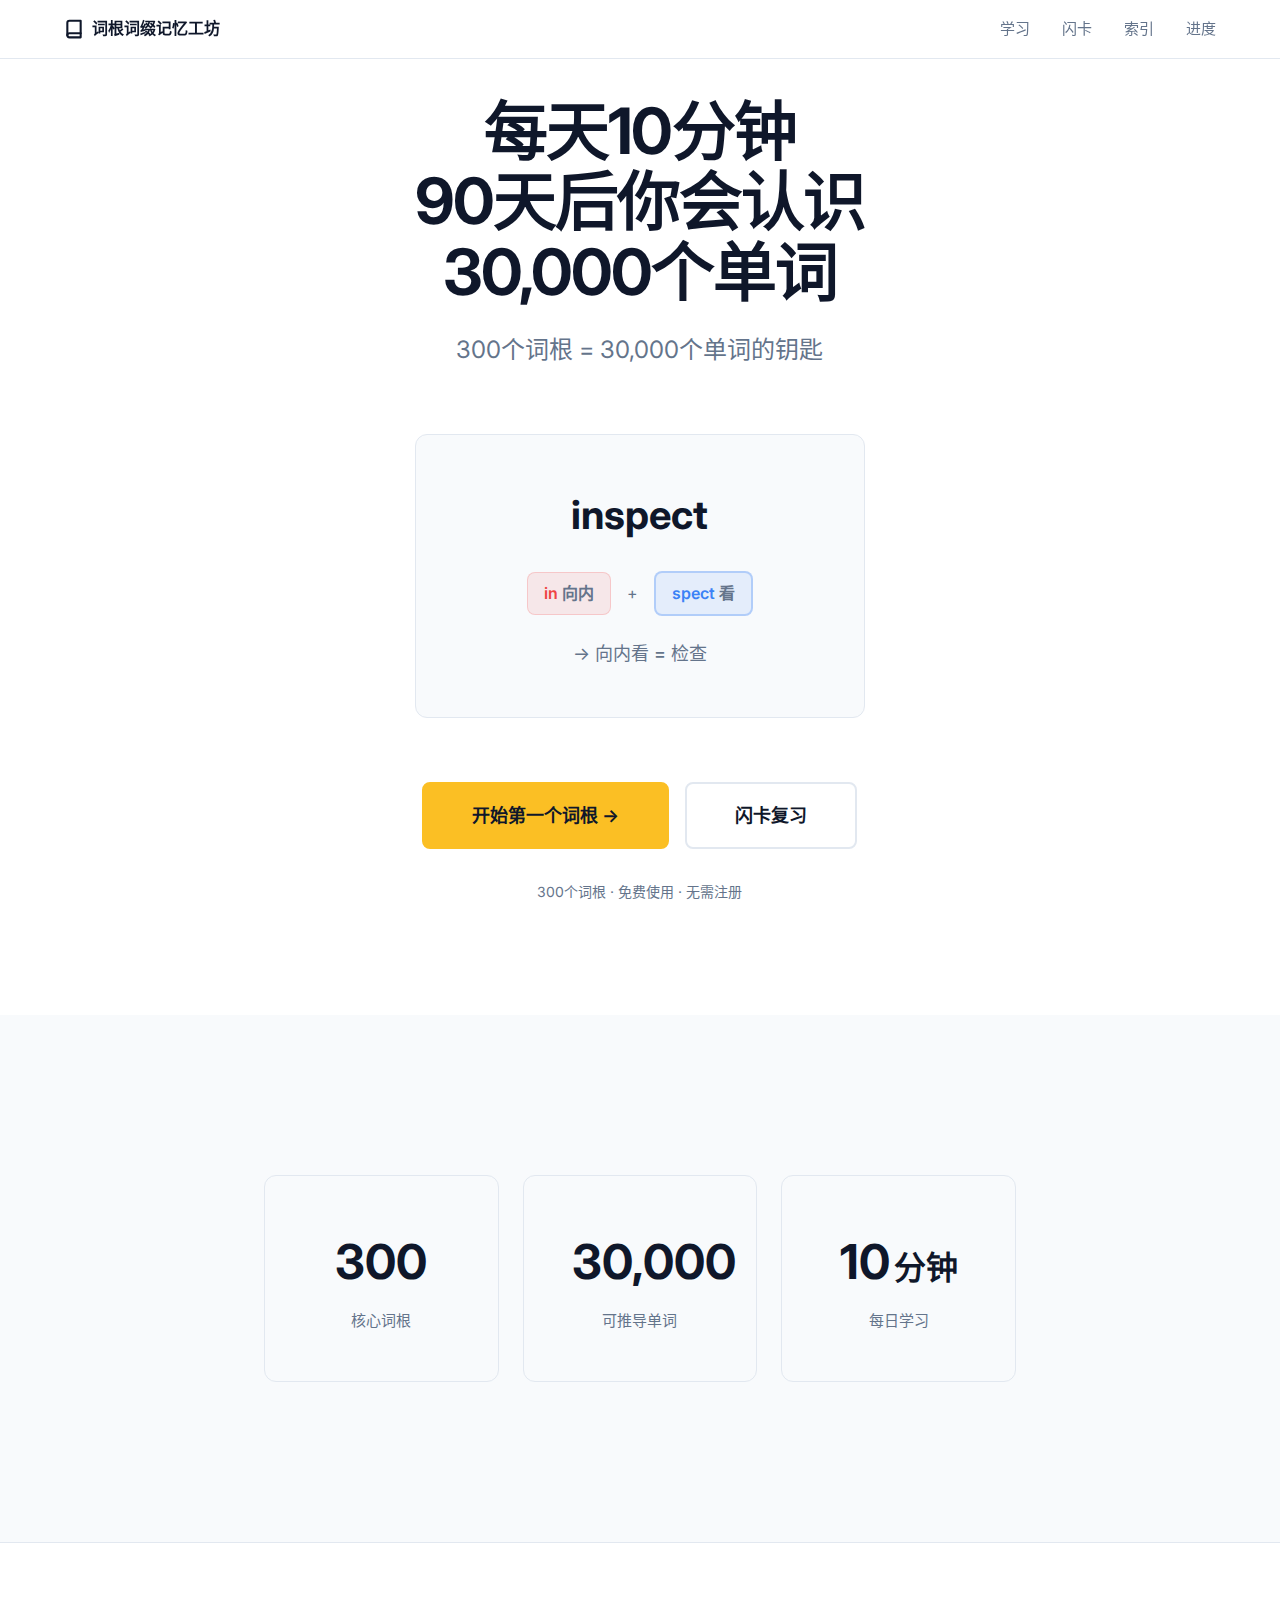
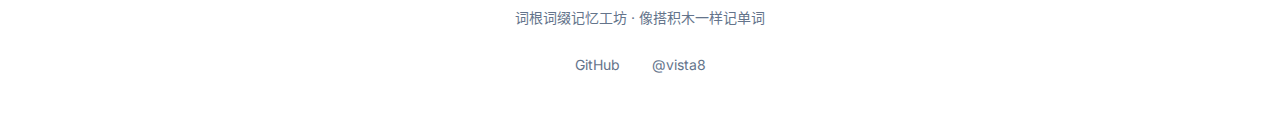
<file: word-root-workshop-main/index.html>
<!DOCTYPE html>
<html lang="zh-CN">
<head>
  <meta charset="UTF-8">
  <meta name="viewport" content="width=device-width, initial-scale=1.0">
  <title>词根词缀记忆工坊</title>

  <!-- Google Fonts -->
  <link rel="preconnect" href="https://fonts.googleapis.com">
  <link rel="preconnect" href="https://fonts.gstatic.com" crossorigin>
  <link href="https://fonts.googleapis.com/css2?family=Inter:wght@300;400;500;600;700&display=swap" rel="stylesheet">

  <link rel="stylesheet" href="css/minimal.css">
</head>
<body>

  <!-- 极简导航 -->
  <nav class="nav">
    <div class="nav-container">
      <a href="index.html" class="nav-logo">
        <svg width="20" height="20" viewBox="0 0 24 24" fill="none" stroke="currentColor" stroke-width="2.5" stroke-linecap="round" stroke-linejoin="round">
          <path d="M4 19.5A2.5 2.5 0 0 1 6.5 17H20"></path>
          <path d="M6.5 2H20v20H6.5A2.5 2.5 0 0 1 4 19.5v-15A2.5 2.5 0 0 1 6.5 2z"></path>
        </svg>
        词根词缀记忆工坊
      </a>
      <div class="nav-links">
        <a href="learn.html" class="nav-link">学习</a>
        <a href="flashcard.html" class="nav-link">闪卡</a>
        <a href="roots.html" class="nav-link">索引</a>
        <a href="progress.html" class="nav-link">进度</a>
      </div>
    </div>
  </nav>

  <!-- Hero Section - 超大留白 -->
  <section class="hero">
    <div class="container">

      <!-- 主标题 -->
      <h1 class="hero-title">
        每天10分钟<br>
        90天后你会认识<br>
        30,000个单词
      </h1>

      <!-- 副标题 -->
      <p class="hero-subtitle">
        300个词根 = 30,000个单词的钥匙
      </p>

      <!-- 动态词根演示 -->
      <div class="demo">
        <div class="demo-word">
          <span id="demoWord">inspect</span>
        </div>

        <div class="demo-breakdown">
          <div class="demo-part prefix">
            <span id="demoPrefix">in</span>
            <span class="text-secondary">向内</span>
          </div>
          <span class="demo-arrow">+</span>
          <div class="demo-part root">
            <span id="demoRoot">spect</span>
            <span class="text-secondary">看</span>
          </div>
        </div>

        <div class="demo-meaning">
          <span class="demo-arrow">→</span>
          <span id="demoMeaning">向内看 = 检查</span>
        </div>
      </div>

      <!-- CTA按钮组 -->
      <div style="display: flex; gap: 16px; justify-content: center; flex-wrap: wrap;">
        <a href="learn.html" class="btn btn-primary btn-large">
          开始第一个词根 →
        </a>
        <a href="flashcard.html" class="btn btn-large" style="background: white; border: 2px solid var(--color-border); color: var(--color-text);">
          闪卡复习
        </a>
      </div>

      <!-- 底部小字 -->
      <p class="text-secondary mt-xl" style="font-size: 0.875rem;">
        300个词根 · 免费使用 · 无需注册
      </p>

    </div>
  </section>

  <!-- 简单统计（可选，保留在首屏以下） -->
  <section style="padding: 96px 24px; background: #F8FAFC;">
    <div class="container">
      <div class="stat-grid">
        <div class="stat-card">
          <div class="stat-value">300</div>
          <div class="stat-label">核心词根</div>
        </div>
        <div class="stat-card">
          <div class="stat-value">30,000</div>
          <div class="stat-label">可推导单词</div>
        </div>
        <div class="stat-card">
          <div class="stat-value">10<span style="font-size: 2rem; margin-left: 4px;">分钟</span></div>
          <div class="stat-label">每日学习</div>
        </div>
      </div>
    </div>
  </section>

  <!-- Footer -->
  <footer class="footer">
    <div class="container">
      <p>词根词缀记忆工坊 · 像搭积木一样记单词</p>
      <div class="footer-links">
        <a href="https://github.com" class="footer-link" target="_blank">GitHub</a>
        <a href="https://x.com/vista8" class="footer-link" target="_blank">@vista8</a>
      </div>
    </div>
  </footer>

  <!-- 动态词根演示脚本 -->
  <script>
    const examples = [
      {
        word: 'inspect',
        prefix: 'in',
        prefixMeaning: '向内',
        root: 'spect',
        rootMeaning: '看',
        meaning: '向内看 = 检查'
      },
      {
        word: 'respect',
        prefix: 're',
        prefixMeaning: '再',
        root: 'spect',
        rootMeaning: '看',
        meaning: '再看 = 尊重'
      },
      {
        word: 'transport',
        prefix: 'trans',
        prefixMeaning: '穿过',
        root: 'port',
        rootMeaning: '带',
        meaning: '带过去 = 运输'
      },
      {
        word: 'export',
        prefix: 'ex',
        prefixMeaning: '向外',
        root: 'port',
        rootMeaning: '带',
        meaning: '带出去 = 出口'
      },
      {
        word: 'predict',
        prefix: 'pre',
        prefixMeaning: '提前',
        root: 'dict',
        rootMeaning: '说',
        meaning: '提前说 = 预测'
      }
    ];

    let currentIndex = 0;

    function updateDemo() {
      const example = examples[currentIndex];

      // 淡出效果
      const demoElement = document.querySelector('.demo');
      demoElement.style.opacity = '0';
      demoElement.style.transform = 'translateY(10px)';

      setTimeout(() => {
        // 更新内容
        document.getElementById('demoWord').textContent = example.word;
        document.getElementById('demoPrefix').textContent = example.prefix;
        document.getElementById('demoRoot').textContent = example.root;
        document.getElementById('demoMeaning').textContent = example.meaning;

        // 更新中文解释
        const prefixPart = document.querySelector('.demo-part.prefix .text-secondary');
        const rootPart = document.querySelector('.demo-part.root .text-secondary');
        if (prefixPart) prefixPart.textContent = example.prefixMeaning;
        if (rootPart) rootPart.textContent = example.rootMeaning;

        // 淡入效果
        demoElement.style.transition = 'all 400ms cubic-bezier(0.4, 0, 0.2, 1)';
        demoElement.style.opacity = '1';
        demoElement.style.transform = 'translateY(0)';

        currentIndex = (currentIndex + 1) % examples.length;
      }, 400);
    }

    // 每4秒切换一次
    setInterval(updateDemo, 4000);

    // 初始化过渡效果
    document.querySelector('.demo').style.transition = 'all 400ms cubic-bezier(0.4, 0, 0.2, 1)';
  </script>

</body>
</html>
</file>
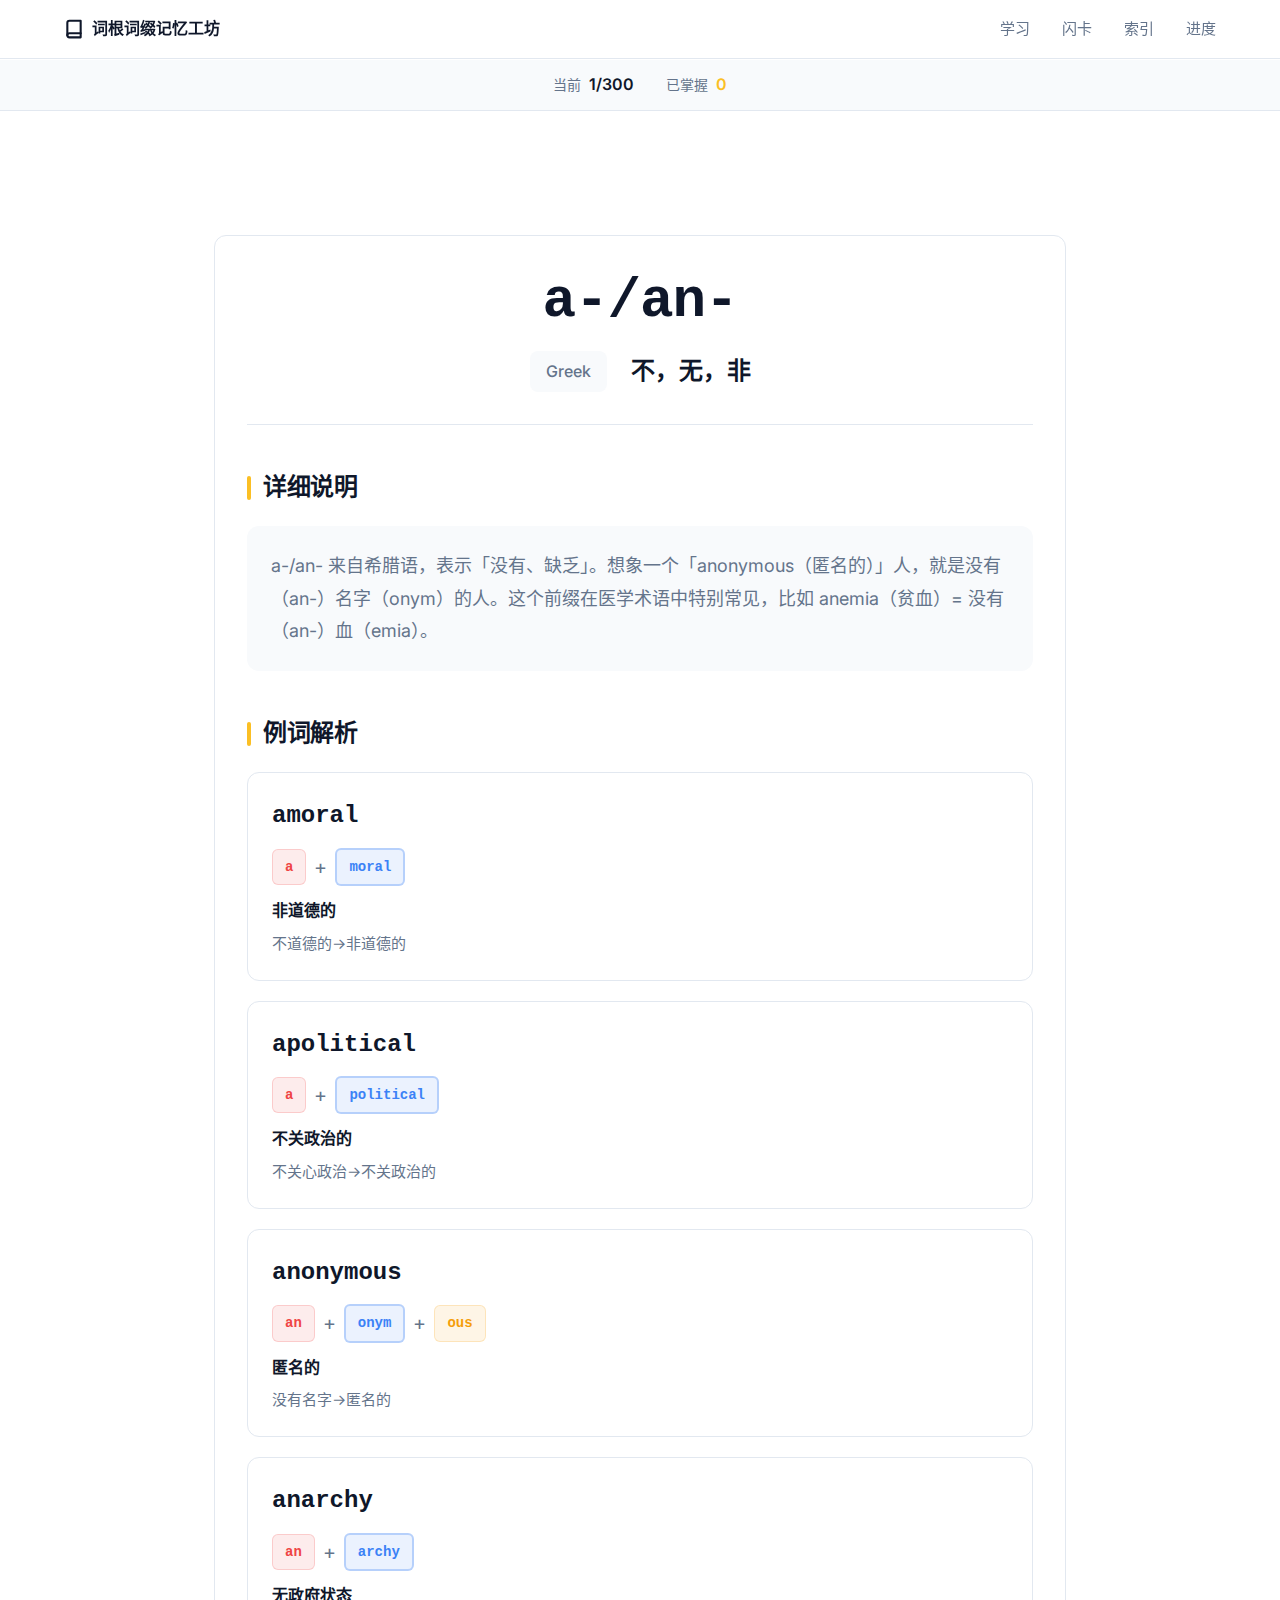
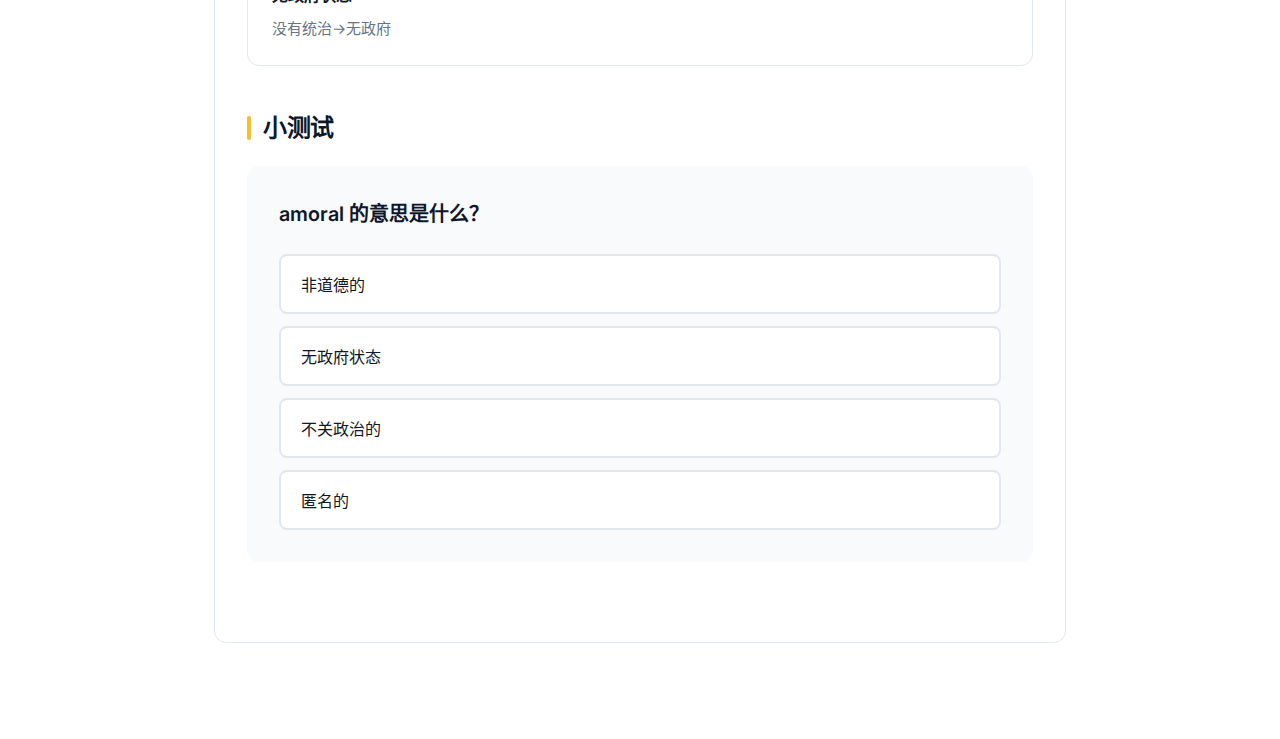
<file: word-root-workshop-main/learn.html>
<!DOCTYPE html>
<html lang="zh-CN">
<head>
  <meta charset="UTF-8">
  <meta name="viewport" content="width=device-width, initial-scale=1.0">
  <title>学习 - 词根词缀记忆工坊</title>

  <link rel="preconnect" href="https://fonts.googleapis.com">
  <link rel="preconnect" href="https://fonts.gstatic.com" crossorigin>
  <link href="https://fonts.googleapis.com/css2?family=Inter:wght@300;400;500;600;700&display=swap" rel="stylesheet">

  <link rel="stylesheet" href="css/minimal.css">

  <style>
    .quiz-option:hover:not(:disabled) {
      border-color: var(--color-text) !important;
      background: var(--color-bg-hover) !important;
    }

    .quiz-option:disabled {
      cursor: not-allowed;
    }
  </style>
</head>
<body>

  <!-- 极简导航 -->
  <nav class="nav">
    <div class="nav-container">
      <a href="index.html" class="nav-logo">
        <svg width="20" height="20" viewBox="0 0 24 24" fill="none" stroke="currentColor" stroke-width="2.5" stroke-linecap="round" stroke-linejoin="round">
          <path d="M4 19.5A2.5 2.5 0 0 1 6.5 17H20"></path>
          <path d="M6.5 2H20v20H6.5A2.5 2.5 0 0 1 4 19.5v-15A2.5 2.5 0 0 1 6.5 2z"></path>
        </svg>
        词根词缀记忆工坊
      </a>
      <div class="nav-links">
        <a href="learn.html" class="nav-link active">学习</a>
        <a href="flashcard.html" class="nav-link">闪卡</a>
        <a href="roots.html" class="nav-link">索引</a>
        <a href="progress.html" class="nav-link">进度</a>
      </div>
    </div>
  </nav>

  <!-- 进度信息条 -->
  <div style="position: sticky; top: 60px; z-index: 9; background: var(--color-bg-secondary); border-bottom: 1px solid var(--color-border); padding: 12px 24px;">
    <div class="container" style="max-width: 900px; display: flex; gap: 32px; justify-content: center; align-items: center; flex-wrap: wrap;">
      <div style="display: flex; align-items: center; gap: 8px;">
        <span style="color: var(--color-text-secondary); font-size: 0.875rem;">当前</span>
        <span id="currentIndexText" style="color: var(--color-text); font-weight: 600; font-size: 1rem;">1/300</span>
      </div>
      <div style="display: flex; align-items: center; gap: 8px;">
        <span style="color: var(--color-text-secondary); font-size: 0.875rem;">已掌握</span>
        <span id="masteredCountText" style="color: var(--color-accent); font-weight: 600; font-size: 1rem;">0</span>
      </div>
    </div>
  </div>

  <!-- 主内容 -->
  <main style="padding-top: 120px; min-height: 100vh;">
    <div class="container" style="max-width: 900px; padding-top: 64px; padding-bottom: 96px;">

      <!-- 词根卡片 -->
      <div class="card">

        <!-- 加载状态 -->
        <div id="loadingState">
          <div style="text-align: center; padding: 48px 0; color: var(--color-text-secondary);">
            加载中...
          </div>
        </div>

        <!-- 词根内容 -->
        <div id="rootContent" style="display: none;">

          <!-- 词根标题区域 -->
          <div style="text-align: center; margin-bottom: 48px; padding-bottom: 32px; border-bottom: 1px solid var(--color-border);">
            <h1 id="rootName" style="font-size: 3.5rem; font-weight: 700; font-family: 'Courier New', monospace; color: var(--color-text); margin-bottom: 16px; letter-spacing: -0.02em;">
              spect
            </h1>
            <div style="display: flex; gap: 24px; justify-content: center; align-items: center; flex-wrap: wrap; font-size: 1rem; color: var(--color-text-secondary);">
              <span id="rootOrigin" style="background: var(--color-bg-secondary); padding: 8px 16px; border-radius: 8px; font-weight: 500;">Latin</span>
              <span id="rootMeaning" style="font-size: 1.5rem; font-weight: 600; color: var(--color-text);">看</span>
            </div>
          </div>

          <!-- 词根说明 -->
          <div style="margin-bottom: 48px;">
            <h2 style="font-size: 1.5rem; font-weight: 600; color: var(--color-text); margin-bottom: 24px; display: flex; align-items: center; gap: 12px;">
              <span style="content: ''; width: 4px; height: 24px; background: var(--color-accent); border-radius: 2px;"></span>
              详细说明
            </h2>
            <p id="rootDescription" style="font-size: 1.125rem; line-height: 1.8; color: var(--color-text-secondary); background: var(--color-bg-secondary); padding: 24px; border-radius: 12px; margin: 0;">
              spect 来自拉丁语 specere，意思是"看"。所有包含这个词根的单词都与"看"相关。
            </p>
          </div>

          <!-- 例词列表 -->
          <div style="margin-bottom: 48px;">
            <h2 style="font-size: 1.5rem; font-weight: 600; color: var(--color-text); margin-bottom: 24px; display: flex; align-items: center; gap: 12px;">
              <span style="content: ''; width: 4px; height: 24px; background: var(--color-accent); border-radius: 2px;"></span>
              例词解析
            </h2>
            <div id="wordList" style="display: grid; gap: 20px;">
              <!-- 动态生成 -->
            </div>
          </div>

          <!-- 测试区域 -->
          <div style="margin-bottom: 48px;">
            <h2 style="font-size: 1.5rem; font-weight: 600; color: var(--color-text); margin-bottom: 24px; display: flex; align-items: center; gap: 12px;">
              <span style="content: ''; width: 4px; height: 24px; background: var(--color-accent); border-radius: 2px;"></span>
              小测试
            </h2>

            <div style="background: var(--color-bg-secondary); border-radius: 12px; padding: 32px;">
              <div id="quizQuestion" style="font-size: 1.25rem; font-weight: 600; color: var(--color-text); margin-bottom: 24px;">
                请选择正确的单词意思：
              </div>

              <div id="quizOptions" style="display: grid; gap: 12px;">
                <!-- 动态生成选项 -->
              </div>

              <!-- 反馈区域 -->
              <div id="feedbackArea" style="display: none; margin-top: 16px;">
                <div id="correctFeedback" class="feedback success" style="display: none;">
                  ✓ 答对了！继续保持
                </div>
                <div id="wrongFeedback" class="feedback error" style="display: none;">
                  ✗ 再想想，你可以的
                </div>
              </div>
            </div>
          </div>

          <!-- 操作按钮 -->
          <div id="nextButtonArea" style="display: none;">
            <div style="display: flex; gap: 16px; justify-content: center;">
              <a href="roots.html" class="btn">返回词根索引</a>
              <button id="nextBtn" class="btn btn-primary">下一个词根 →</button>
            </div>
          </div>

        </div>

      </div>

    </div>
  </main>

  <script src="js/storage.js"></script>
  <script src="js/wordData.js"></script>
  <script>
    // 极简版学习逻辑
    let currentRootIndex = 0;
    let currentRoot = null;

    document.addEventListener('DOMContentLoaded', () => {
      initLearnPage();
    });

    function initLearnPage() {
      const progress = StorageManager.getProgress();
      currentRootIndex = progress.currentRootIndex || 0;
      updateProgressDisplay();
      loadRoot(currentRootIndex);
    }

    function updateProgressDisplay() {
      const progress = StorageManager.getProgress();
      document.getElementById('currentIndexText').textContent = `${currentRootIndex + 1}/300`;
      document.getElementById('masteredCountText').textContent = progress.masteredRoots.length;
    }

    function loadRoot(index) {
      if (index >= WordRoots.length) {
        index = 0;
      }

      currentRoot = WordRoots[index];

      document.getElementById('loadingState').style.display = 'block';
      document.getElementById('rootContent').style.display = 'none';

      setTimeout(() => {
        renderRoot(currentRoot);
        document.getElementById('loadingState').style.display = 'none';
        document.getElementById('rootContent').style.display = 'block';
        window.scrollTo({ top: 0, behavior: 'smooth' });
      }, 300);
    }

    function renderRoot(root) {
      document.getElementById('rootName').textContent = root.root;
      document.getElementById('rootOrigin').textContent = root.origin;
      document.getElementById('rootMeaning').textContent = root.meaning;
      document.getElementById('rootDescription').textContent = root.description;

      // 渲染例词（参考详情页样式）
      const wordList = document.getElementById('wordList');
      wordList.innerHTML = root.examples.map(example => {
        const parts = [];
        if (example.breakdown.prefix) {
          parts.push(`<span style="padding: 6px 12px; border-radius: 6px; font-size: 0.875rem; font-weight: 600; font-family: 'Courier New', monospace; background: rgba(239, 68, 68, 0.1); color: #EF4444; border: 1px solid rgba(239, 68, 68, 0.2);">${example.breakdown.prefix}</span>`);
        }
        if (example.breakdown.root) {
          parts.push(`<span style="padding: 6px 12px; border-radius: 6px; font-size: 0.875rem; font-weight: 600; font-family: 'Courier New', monospace; background: rgba(59, 130, 246, 0.1); color: #3B82F6; border: 2px solid rgba(59, 130, 246, 0.3);">${example.breakdown.root}</span>`);
        }
        if (example.breakdown.suffix) {
          parts.push(`<span style="padding: 6px 12px; border-radius: 6px; font-size: 0.875rem; font-weight: 600; font-family: 'Courier New', monospace; background: rgba(245, 158, 11, 0.1); color: #F59E0B; border: 1px solid rgba(245, 158, 11, 0.2);">${example.breakdown.suffix}</span>`);
        }

        return `
          <div style="background: white; border: 1px solid var(--color-border); border-radius: 12px; padding: 24px; transition: all 200ms ease;">
            <div style="font-size: 1.5rem; font-weight: 700; font-family: 'Courier New', monospace; color: var(--color-text); margin-bottom: 12px;">${example.word}</div>
            <div style="display: flex; align-items: center; gap: 8px; margin-bottom: 12px; flex-wrap: wrap;">
              ${parts.join('<span style="color: var(--color-text-secondary); font-size: 1.25rem;">+</span>')}
            </div>
            <div style="font-size: 1rem; font-weight: 600; color: var(--color-text); margin-bottom: 8px;">${example.meaning}</div>
            <div style="font-size: 0.9375rem; color: var(--color-text-secondary); line-height: 1.6;">${example.explanation}</div>
          </div>
        `;
      }).join('');

      // 渲染测试题
      renderQuiz(root.quiz);
    }

    function renderQuiz(quiz) {
      document.getElementById('quizQuestion').textContent = quiz.question;

      const optionsContainer = document.getElementById('quizOptions');
      optionsContainer.innerHTML = quiz.options.map((option, index) => `
        <button class="quiz-option" data-index="${index}" onclick="checkAnswer(${index})" style="background: white; border: 2px solid var(--color-border); border-radius: 8px; padding: 16px 20px; font-size: 1rem; color: var(--color-text); cursor: pointer; transition: all 200ms ease; text-align: left;">
          ${option}
        </button>
      `).join('');

      document.getElementById('feedbackArea').style.display = 'none';
      document.getElementById('correctFeedback').style.display = 'none';
      document.getElementById('wrongFeedback').style.display = 'none';
      document.getElementById('nextButtonArea').style.display = 'none';
    }

    function checkAnswer(selectedIndex) {
      const quiz = currentRoot.quiz;
      const isCorrect = selectedIndex === quiz.correctAnswer;

      const options = document.querySelectorAll('.quiz-option');
      options.forEach((btn, i) => {
        btn.disabled = true;
        btn.style.borderColor = '';
        btn.style.background = '';

        if (i === quiz.correctAnswer) {
          btn.style.background = 'var(--color-accent)';
          btn.style.borderColor = 'var(--color-accent)';
          btn.style.color = 'var(--color-text)';
          btn.style.fontWeight = '600';
        } else if (i === selectedIndex && !isCorrect) {
          btn.style.background = '#FEE2E2';
          btn.style.borderColor = '#EF4444';
          btn.style.color = '#DC2626';
        }
      });

      document.getElementById('feedbackArea').style.display = 'block';

      if (isCorrect) {
        document.getElementById('correctFeedback').style.display = 'block';
        document.getElementById('correctFeedback').style.background = 'rgba(251, 191, 36, 0.1)';
        document.getElementById('correctFeedback').style.color = 'var(--color-text)';
        document.getElementById('correctFeedback').style.border = '1px solid var(--color-accent)';
        document.getElementById('correctFeedback').style.padding = '16px';
        document.getElementById('correctFeedback').style.borderRadius = '8px';
        document.getElementById('correctFeedback').style.fontWeight = '500';

        document.getElementById('nextButtonArea').style.display = 'block';

        const progress = StorageManager.markRootAsMastered(currentRoot.id);
        updateProgressDisplay();

        // 检查成就
        const masteredCount = progress.masteredRoots.length;
        if (masteredCount === 1) {
          StorageManager.unlockAchievement('firstRoot');
        } else if (masteredCount === 50) {
          StorageManager.unlockAchievement('roots50');
        } else if (masteredCount === 100) {
          StorageManager.unlockAchievement('roots100');
        }

      } else {
        document.getElementById('wrongFeedback').style.display = 'block';
        document.getElementById('wrongFeedback').style.background = '#FEE2E2';
        document.getElementById('wrongFeedback').style.color = '#DC2626';
        document.getElementById('wrongFeedback').style.border = '1px solid #EF4444';
        document.getElementById('wrongFeedback').style.padding = '16px';
        document.getElementById('wrongFeedback').style.borderRadius = '8px';
        document.getElementById('wrongFeedback').style.fontWeight = '500';
        document.getElementById('wrongFeedback').innerHTML = `✗ 答错了。正确答案是：${quiz.options[quiz.correctAnswer]}`;

        setTimeout(() => {
          document.getElementById('nextButtonArea').style.display = 'block';
        }, 800);
      }
    }

    function nextRoot() {
      currentRootIndex++;

      const progress = StorageManager.getProgress();
      progress.currentRootIndex = currentRootIndex;
      StorageManager.saveProgress(progress);

      loadRoot(currentRootIndex);
    }

    window.checkAnswer = checkAnswer;

    document.getElementById('nextBtn')?.addEventListener('click', nextRoot);
  </script>

</body>
</html>
</file>
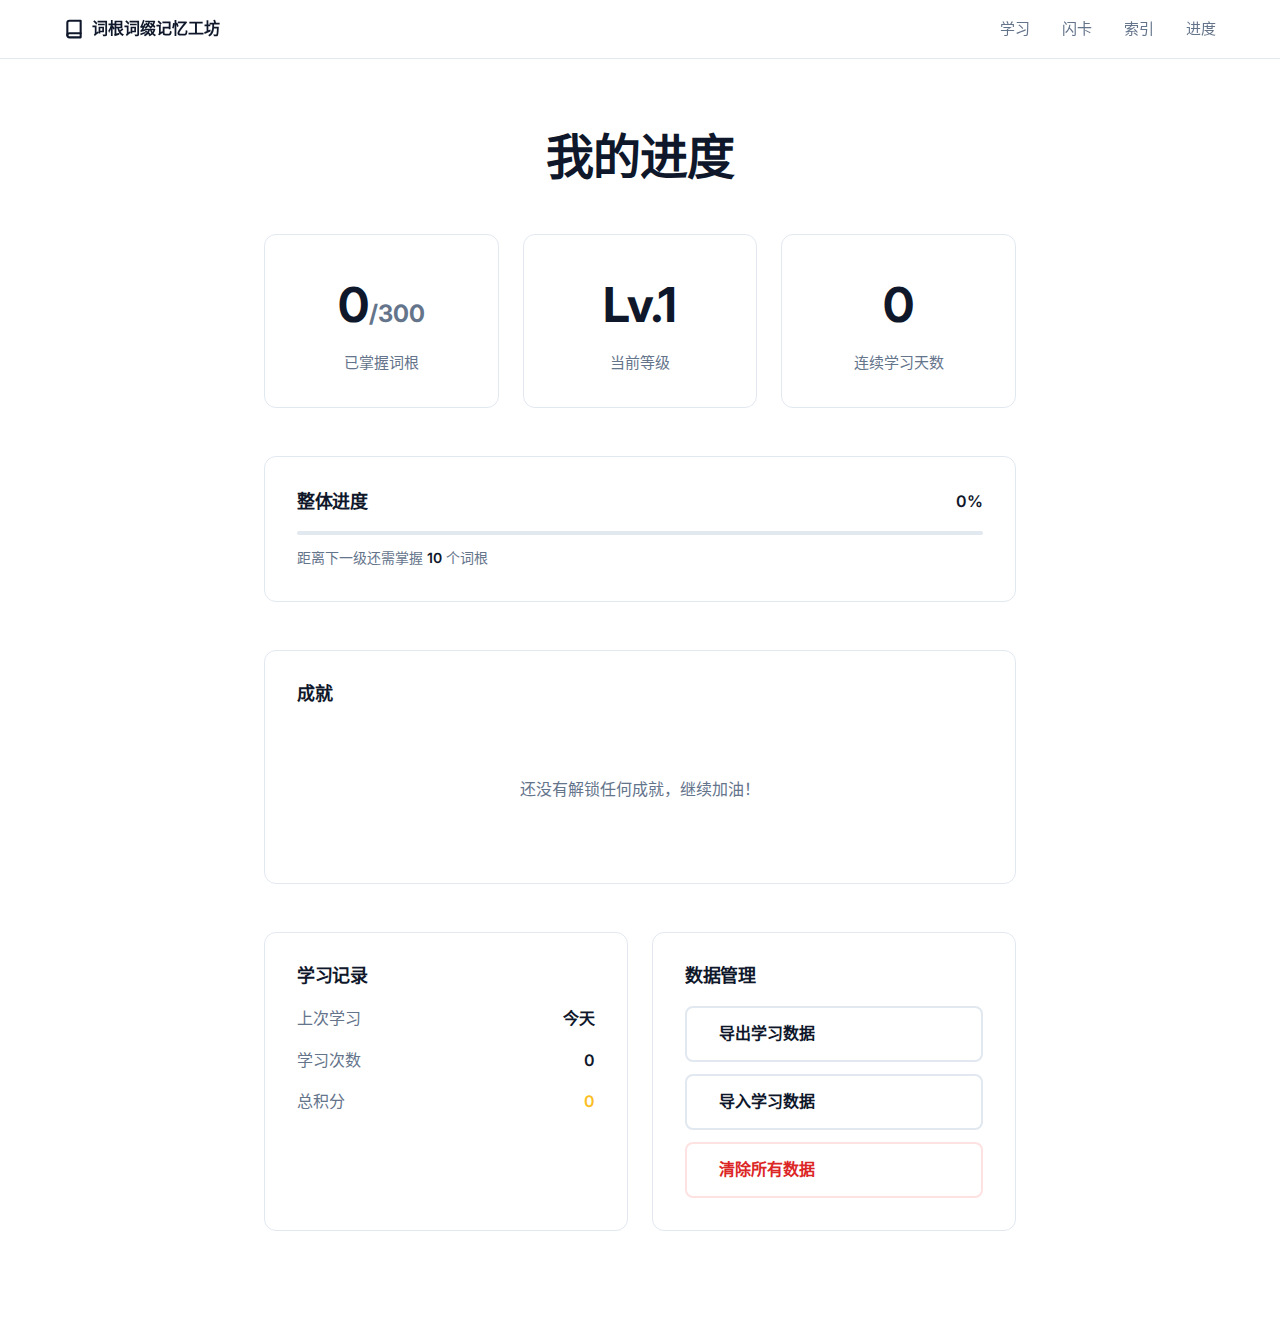
<file: word-root-workshop-main/progress.html>
<!DOCTYPE html>
<html lang="zh-CN">
<head>
  <meta charset="UTF-8">
  <meta name="viewport" content="width=device-width, initial-scale=1.0">
  <title>进度 - 词根词缀记忆工坊</title>

  <link rel="preconnect" href="https://fonts.googleapis.com">
  <link rel="preconnect" href="https://fonts.gstatic.com" crossorigin>
  <link href="https://fonts.googleapis.com/css2?family=Inter:wght@300;400;500;600;700&display=swap" rel="stylesheet">

  <link rel="stylesheet" href="css/minimal.css">
</head>
<body>

  <!-- 极简导航 -->
  <nav class="nav">
    <div class="nav-container">
      <a href="index.html" class="nav-logo">
        <svg width="20" height="20" viewBox="0 0 24 24" fill="none" stroke="currentColor" stroke-width="2.5" stroke-linecap="round" stroke-linejoin="round">
          <path d="M4 19.5A2.5 2.5 0 0 1 6.5 17H20"></path>
          <path d="M6.5 2H20v20H6.5A2.5 2.5 0 0 1 4 19.5v-15A2.5 2.5 0 0 1 6.5 2z"></path>
        </svg>
        词根词缀记忆工坊
      </a>
      <div class="nav-links">
        <a href="learn.html" class="nav-link">学习</a>
        <a href="flashcard.html" class="nav-link">闪卡</a>
        <a href="roots.html" class="nav-link">索引</a>
        <a href="progress.html" class="nav-link active">进度</a>
      </div>
    </div>
  </nav>

  <!-- 主内容 -->
  <main style="padding-top: 80px; min-height: 100vh;">
    <div class="container" style="padding-top: 48px; padding-bottom: 48px;">

      <h1 style="font-size: 3rem; font-weight: 700; text-align: center; margin-bottom: 48px; letter-spacing: -0.02em;">
        我的进度
      </h1>

      <!-- 统计卡片 -->
      <div style="display: grid; grid-template-columns: repeat(auto-fit, minmax(200px, 1fr)); gap: 24px; margin-bottom: 48px;">

        <!-- 已掌握词根 -->
        <div class="card" style="text-align: center;">
          <div style="font-size: 3rem; font-weight: 700; color: var(--color-text); margin-bottom: 8px;">
            <span id="masteredDisplay">0</span><span style="font-size: 1.5rem; color: var(--color-text-secondary);">/300</span>
          </div>
          <div style="color: var(--color-text-secondary); font-size: 0.9375rem;">已掌握词根</div>
        </div>

        <!-- 当前等级 -->
        <div class="card" style="text-align: center;">
          <div style="font-size: 3rem; font-weight: 700; color: var(--color-text); margin-bottom: 8px;" id="levelDisplay">
            Lv.1
          </div>
          <div style="color: var(--color-text-secondary); font-size: 0.9375rem;">当前等级</div>
        </div>

        <!-- 连续学习天数 -->
        <div class="card" style="text-align: center;">
          <div style="font-size: 3rem; font-weight: 700; color: var(--color-text); margin-bottom: 8px;" id="streakDisplay">
            0
          </div>
          <div style="color: var(--color-text-secondary); font-size: 0.9375rem;">连续学习天数</div>
        </div>
      </div>

      <!-- 进度条 -->
      <div class="card" style="margin-bottom: 48px;">
        <div style="display: flex; justify-content: space-between; align-items: center; margin-bottom: 16px;">
          <h2 style="font-size: 1.125rem; font-weight: 600; margin: 0;">整体进度</h2>
          <span style="font-weight: 600;" id="progressPercentage">0%</span>
        </div>
        <div style="width: 100%; height: 4px; background: var(--color-border); border-radius: 2px; overflow: hidden; margin-bottom: 12px;">
          <div id="overallProgressBar" style="height: 100%; background: var(--color-accent); transition: width 400ms cubic-bezier(0.4, 0, 0.2, 1); width: 0%;"></div>
        </div>
        <p style="font-size: 0.875rem; color: var(--color-text-secondary); margin: 0;">
          距离下一级还需掌握 <span id="toNextLevel" style="font-weight: 600; color: var(--color-text);">10</span> 个词根
        </p>
      </div>

      <!-- 成就墙 -->
      <div class="card" style="margin-bottom: 48px;">
        <h2 style="font-size: 1.125rem; font-weight: 600; margin-bottom: 24px;">成就</h2>
        <div id="achievementsList" style="display: grid; grid-template-columns: repeat(auto-fit, minmax(250px, 1fr)); gap: 16px;">
          <!-- 动态生成 -->
        </div>
        <div id="noAchievements" style="text-align: center; color: var(--color-text-secondary); padding: 48px 0; display: none;">
          还没有解锁任何成就，继续加油！
        </div>
      </div>

      <!-- 学习统计 -->
      <div style="display: grid; grid-template-columns: repeat(auto-fit, minmax(300px, 1fr)); gap: 24px; margin-bottom: 48px;">

        <!-- 学习记录 -->
        <div class="card">
          <h3 style="font-size: 1.125rem; font-weight: 600; margin-bottom: 20px;">学习记录</h3>
          <div style="display: flex; flex-direction: column; gap: 16px;">
            <div style="display: flex; justify-content: space-between;">
              <span style="color: var(--color-text-secondary);">上次学习</span>
              <span style="font-weight: 600;" id="lastStudyDate">-</span>
            </div>
            <div style="display: flex; justify-content: space-between;">
              <span style="color: var(--color-text-secondary);">学习次数</span>
              <span style="font-weight: 600;" id="sessionCount">0</span>
            </div>
            <div style="display: flex; justify-content: space-between;">
              <span style="color: var(--color-text-secondary);">总积分</span>
              <span style="font-weight: 600; color: var(--color-accent);" id="totalScore">0</span>
            </div>
          </div>
        </div>

        <!-- 数据管理 -->
        <div class="card">
          <h3 style="font-size: 1.125rem; font-weight: 600; margin-bottom: 20px;">数据管理</h3>
          <div style="display: flex; flex-direction: column; gap: 12px;">
            <button onclick="exportProgress()" class="btn" style="width: 100%; justify-content: flex-start;">
              导出学习数据
            </button>
            <button onclick="importProgress()" class="btn" style="width: 100%; justify-content: flex-start;">
              导入学习数据
            </button>
            <button onclick="confirmClearData()" class="btn" style="width: 100%; justify-content: flex-start; color: #DC2626; border-color: #FEE2E2;">
              清除所有数据
            </button>
          </div>
        </div>
      </div>

    </div>
  </main>

  <script src="js/storage.js"></script>
  <script src="js/wordData.js"></script>
  <script>
    // 进度页面逻辑
    document.addEventListener('DOMContentLoaded', () => {
      loadProgress();
    });

    function loadProgress() {
      const progress = StorageManager.getProgress();
      const achievements = StorageManager.getAchievements();

      // 已掌握词根
      const masteredCount = progress.masteredRoots.length;
      document.getElementById('masteredDisplay').textContent = masteredCount;

      // 当前等级
      const level = progress.level || 1;
      document.getElementById('levelDisplay').textContent = `Lv.${level}`;

      // 连续学习天数
      document.getElementById('streakDisplay').textContent = progress.studyStreak || 0;

      // 进度百分比
      const percentage = Math.floor((masteredCount / WordRoots.length) * 100);
      document.getElementById('progressPercentage').textContent = `${percentage}%`;
      document.getElementById('overallProgressBar').style.width = `${percentage}%`;

      // 距离下一级
      const nextLevelRequirement = level * 10;
      const toNextLevel = Math.max(0, nextLevelRequirement - masteredCount);
      document.getElementById('toNextLevel').textContent = toNextLevel;

      // 上次学习时间
      if (progress.lastStudyDate) {
        const lastDate = new Date(progress.lastStudyDate);
        const now = new Date();
        const diffDays = Math.floor((now - lastDate) / (1000 * 60 * 60 * 24));

        let dateText;
        if (diffDays === 0) {
          dateText = '今天';
        } else if (diffDays === 1) {
          dateText = '昨天';
        } else {
          dateText = `${diffDays} 天前`;
        }
        document.getElementById('lastStudyDate').textContent = dateText;
      } else {
        document.getElementById('lastStudyDate').textContent = '尚未学习';
      }

      // 学习次数和积分
      document.getElementById('sessionCount').textContent = progress.sessionCount || 0;
      document.getElementById('totalScore').textContent = progress.totalScore || 0;

      // 成就列表
      renderAchievements(achievements);
    }

    function renderAchievements(achievements) {
      const container = document.getElementById('achievementsList');
      const noAchievements = document.getElementById('noAchievements');

      if (!achievements || achievements.length === 0) {
        container.style.display = 'none';
        noAchievements.style.display = 'block';
        return;
      }

      container.style.display = 'grid';
      noAchievements.style.display = 'none';

      container.innerHTML = achievements.map(achievement => `
        <div style="background: var(--color-bg-secondary); border: 2px solid var(--color-border); border-radius: 12px; padding: 20px;">
          <div style="font-size: 2rem; margin-bottom: 12px;">${achievement.icon}</div>
          <div style="font-size: 1.125rem; font-weight: 600; margin-bottom: 8px;">${achievement.title}</div>
          <div style="font-size: 0.875rem; color: var(--color-text-secondary); margin-bottom: 12px;">${achievement.description}</div>
          <div style="font-size: 0.75rem; color: var(--color-text-tertiary);">
            ${new Date(achievement.unlockedAt).toLocaleDateString('zh-CN')}
          </div>
        </div>
      `).join('');
    }

    function exportProgress() {
      const progress = StorageManager.getProgress();
      const achievements = StorageManager.getAchievements();

      const data = {
        progress,
        achievements,
        exportDate: new Date().toISOString()
      };

      const dataStr = JSON.stringify(data, null, 2);
      const dataBlob = new Blob([dataStr], { type: 'application/json' });
      const url = URL.createObjectURL(dataBlob);

      const link = document.createElement('a');
      link.href = url;
      link.download = `word-roots-progress-${Date.now()}.json`;
      link.click();

      URL.revokeObjectURL(url);
      alert('学习数据已导出！');
    }

    function importProgress() {
      const input = document.createElement('input');
      input.type = 'file';
      input.accept = '.json';

      input.onchange = (e) => {
        const file = e.target.files[0];
        if (!file) return;

        const reader = new FileReader();
        reader.onload = (event) => {
          try {
            const data = JSON.parse(event.target.result);

            if (data.progress) {
              StorageManager.saveProgress(data.progress);
            }

            if (data.achievements) {
              localStorage.setItem('wordRootAchievements', JSON.stringify(data.achievements));
            }

            alert('学习数据已导入！');
            location.reload();
          } catch (error) {
            alert('导入失败：文件格式错误');
            console.error('Import error:', error);
          }
        };

        reader.readAsText(file);
      };

      input.click();
    }

    function confirmClearData() {
      if (confirm('确定要清除所有学习数据吗？此操作不可恢复！')) {
        if (confirm('真的确定吗？这将清除您的所有学习进度和成就！')) {
          localStorage.removeItem('wordRootProgress');
          localStorage.removeItem('wordRootAchievements');
          alert('所有数据已清除');
          location.reload();
        }
      }
    }
  </script>

</body>
</html>
</file>
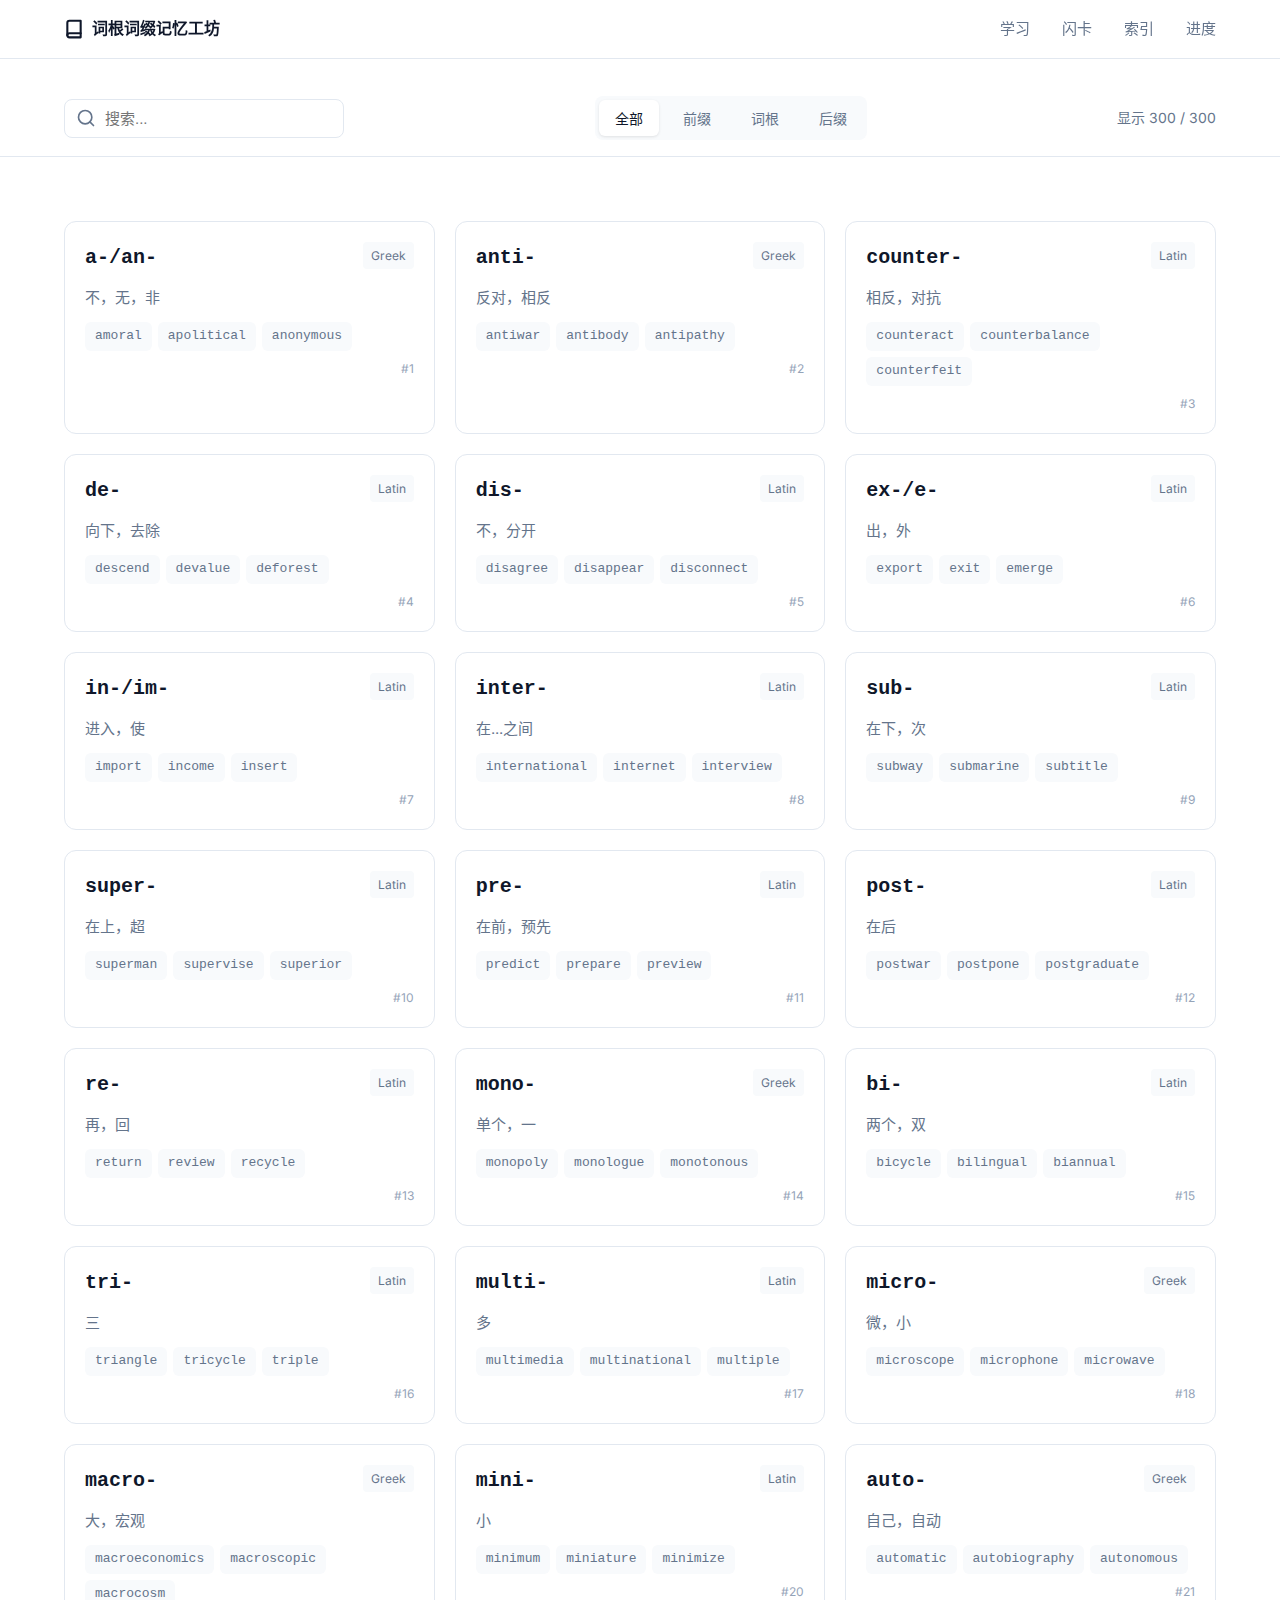
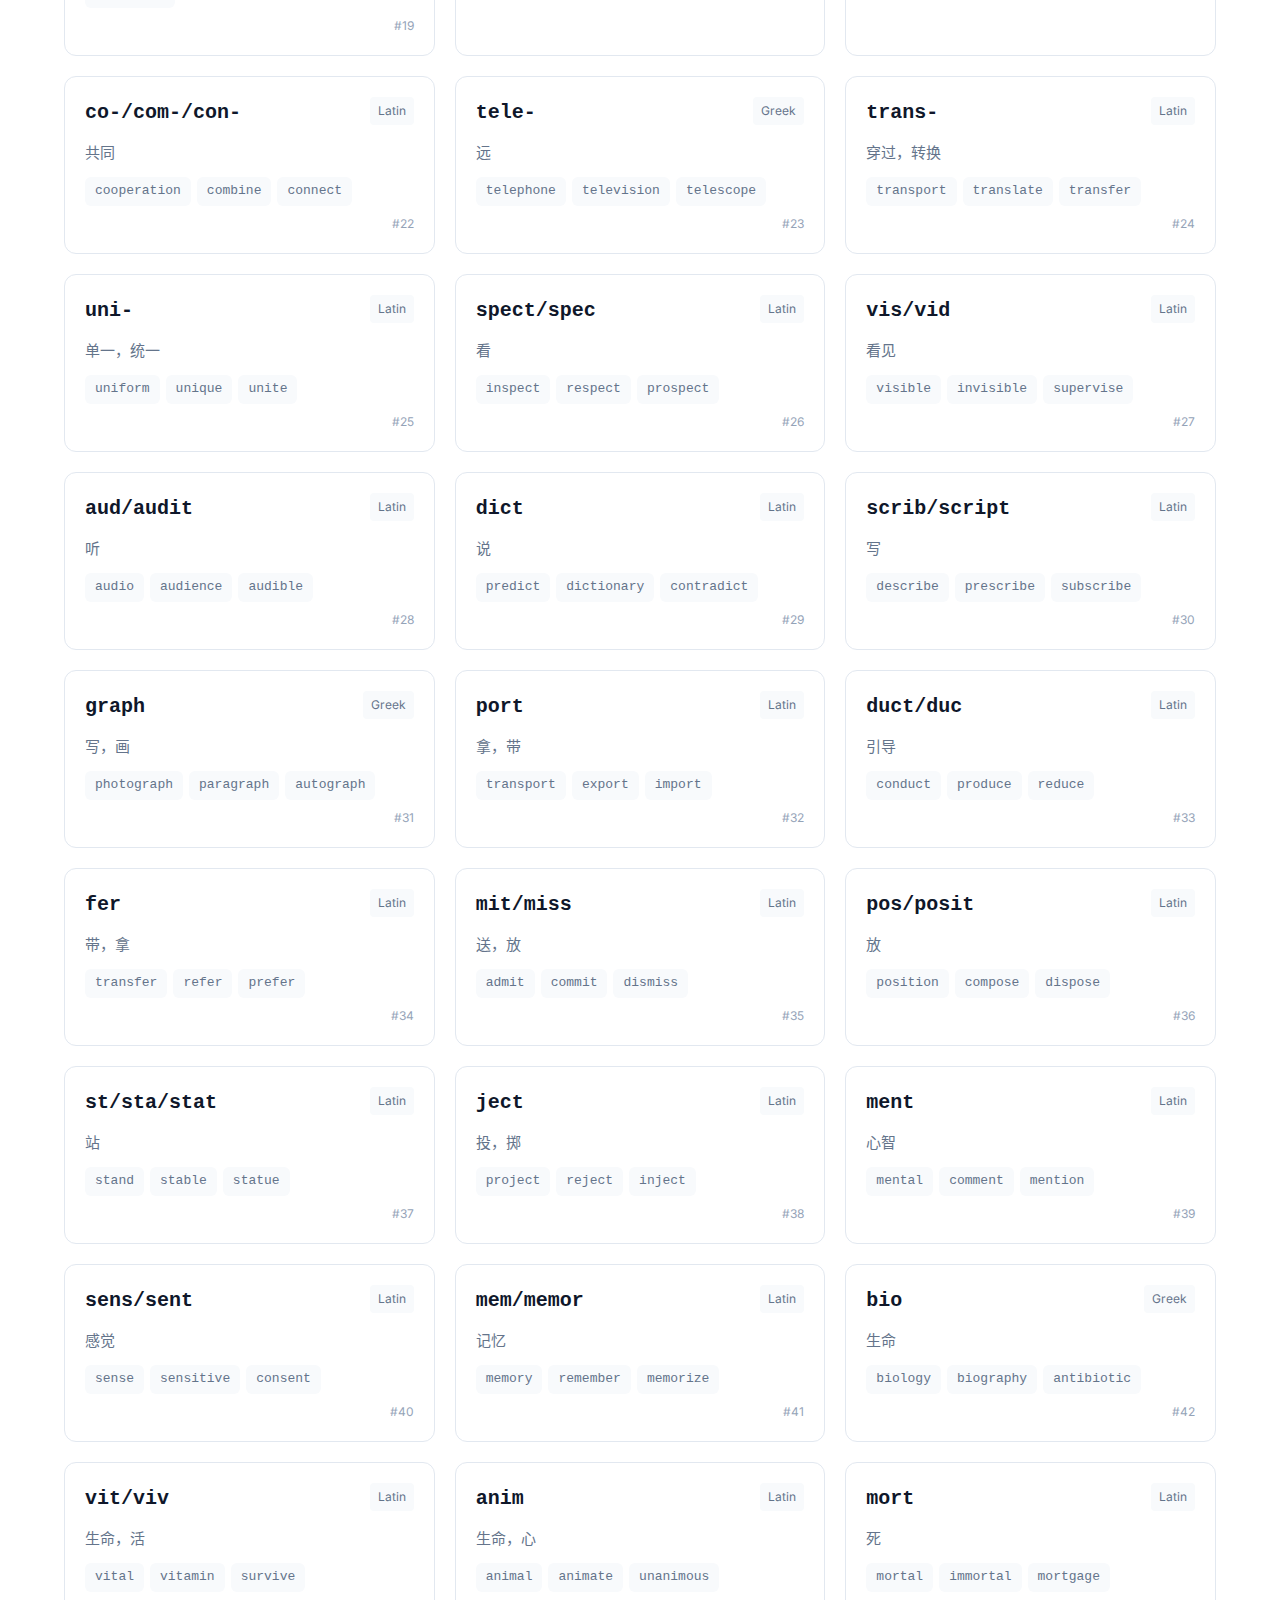
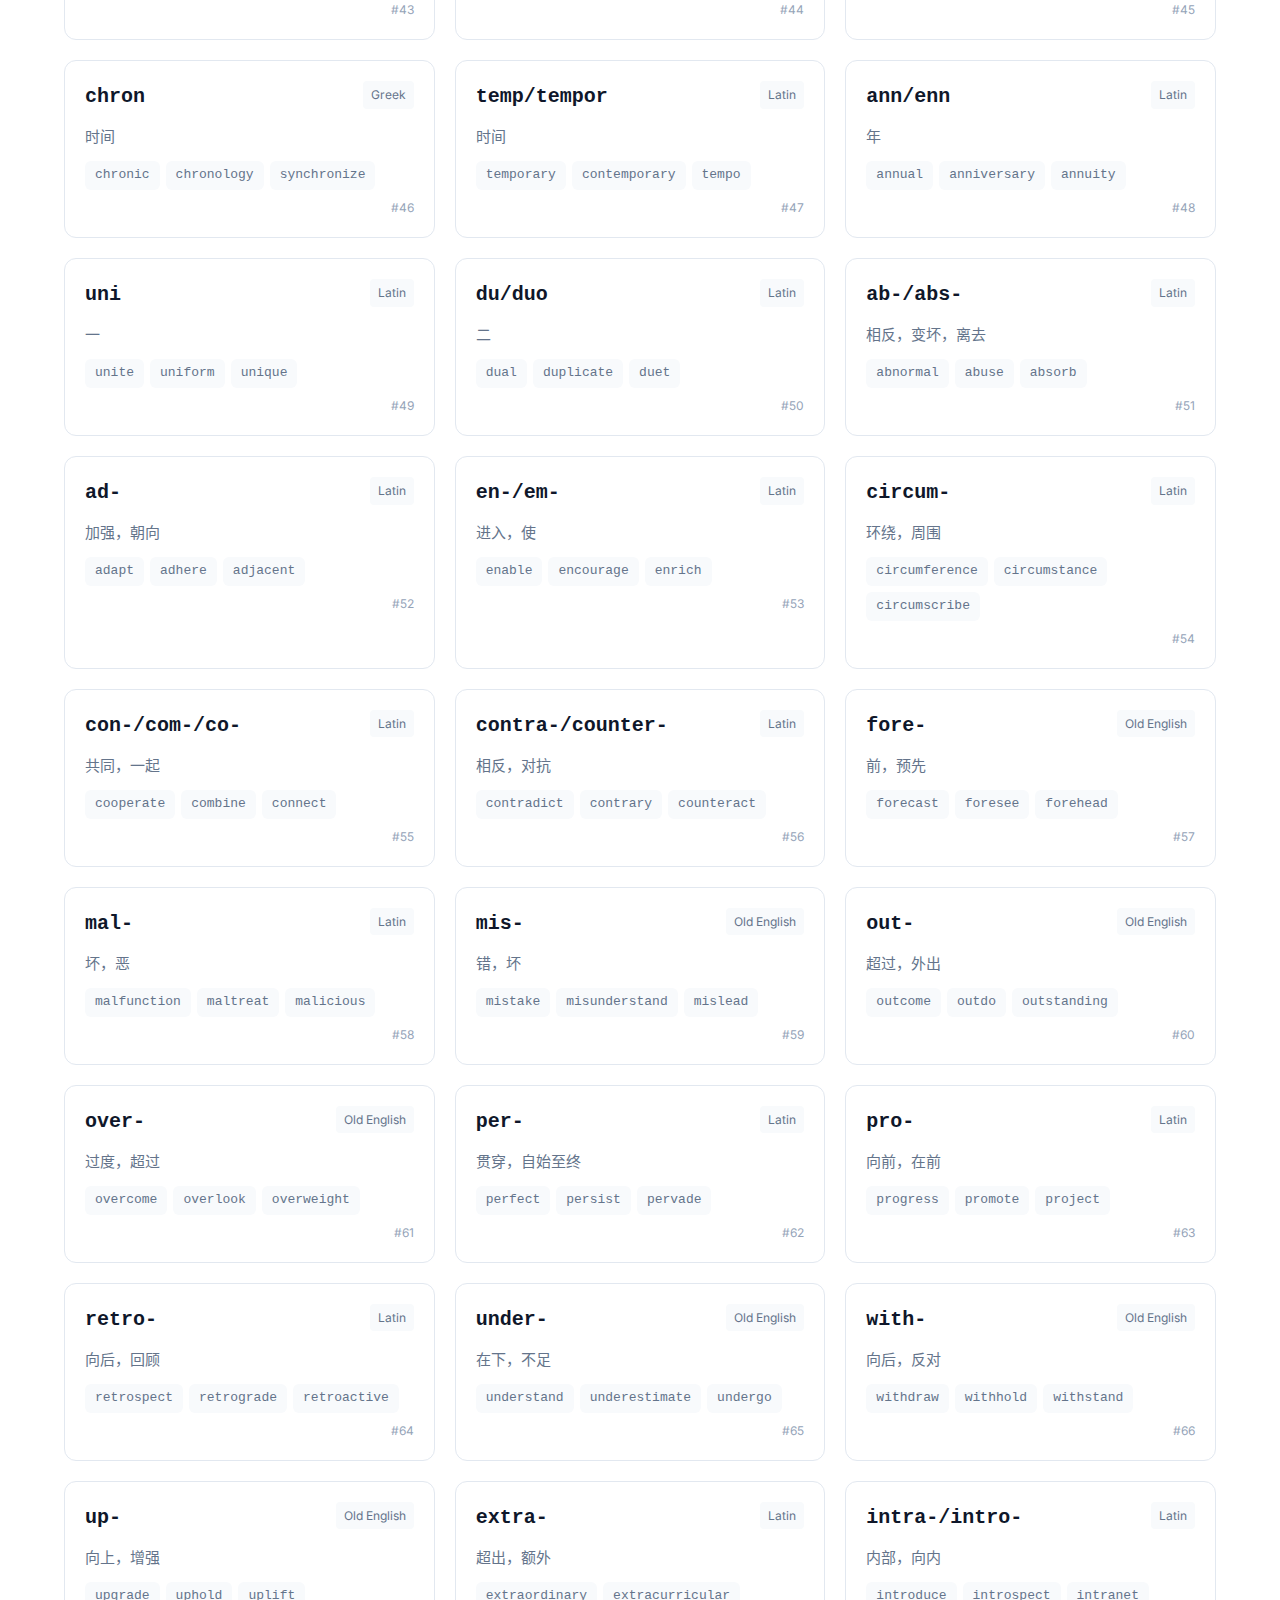
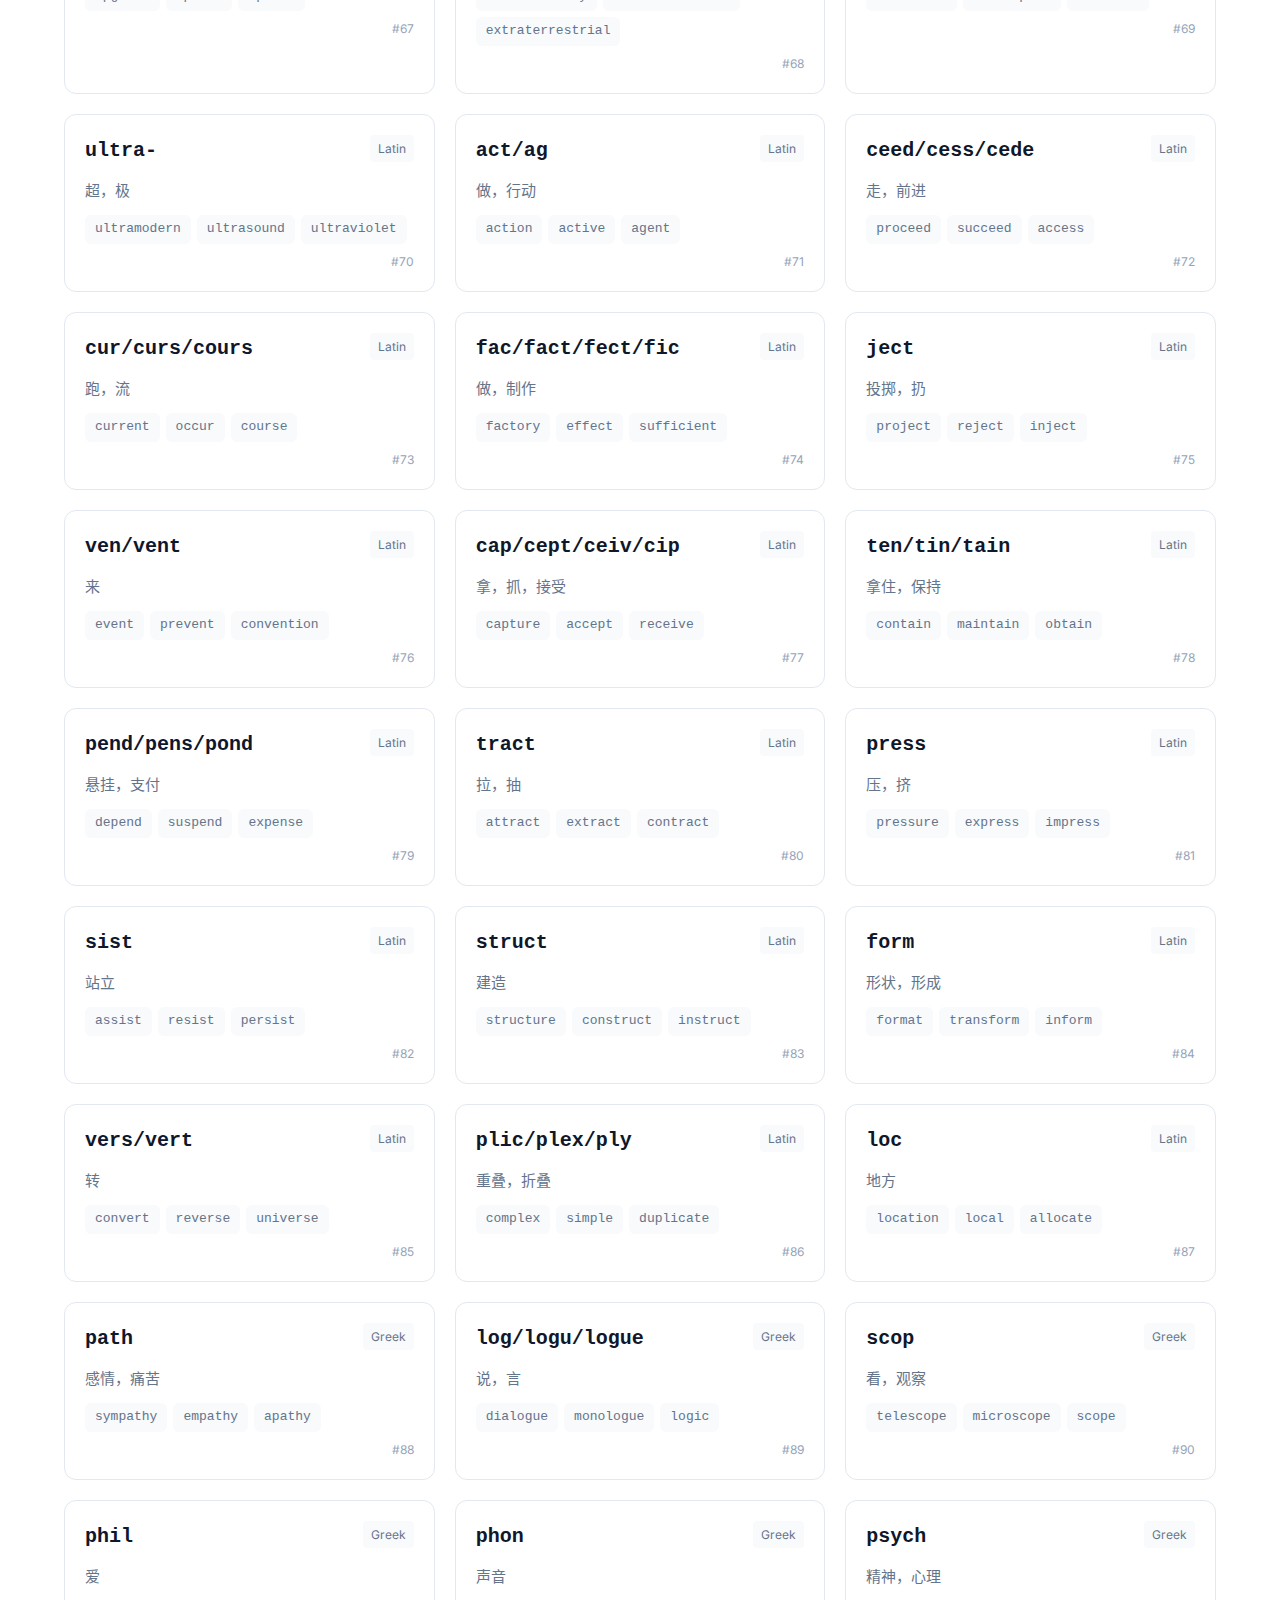
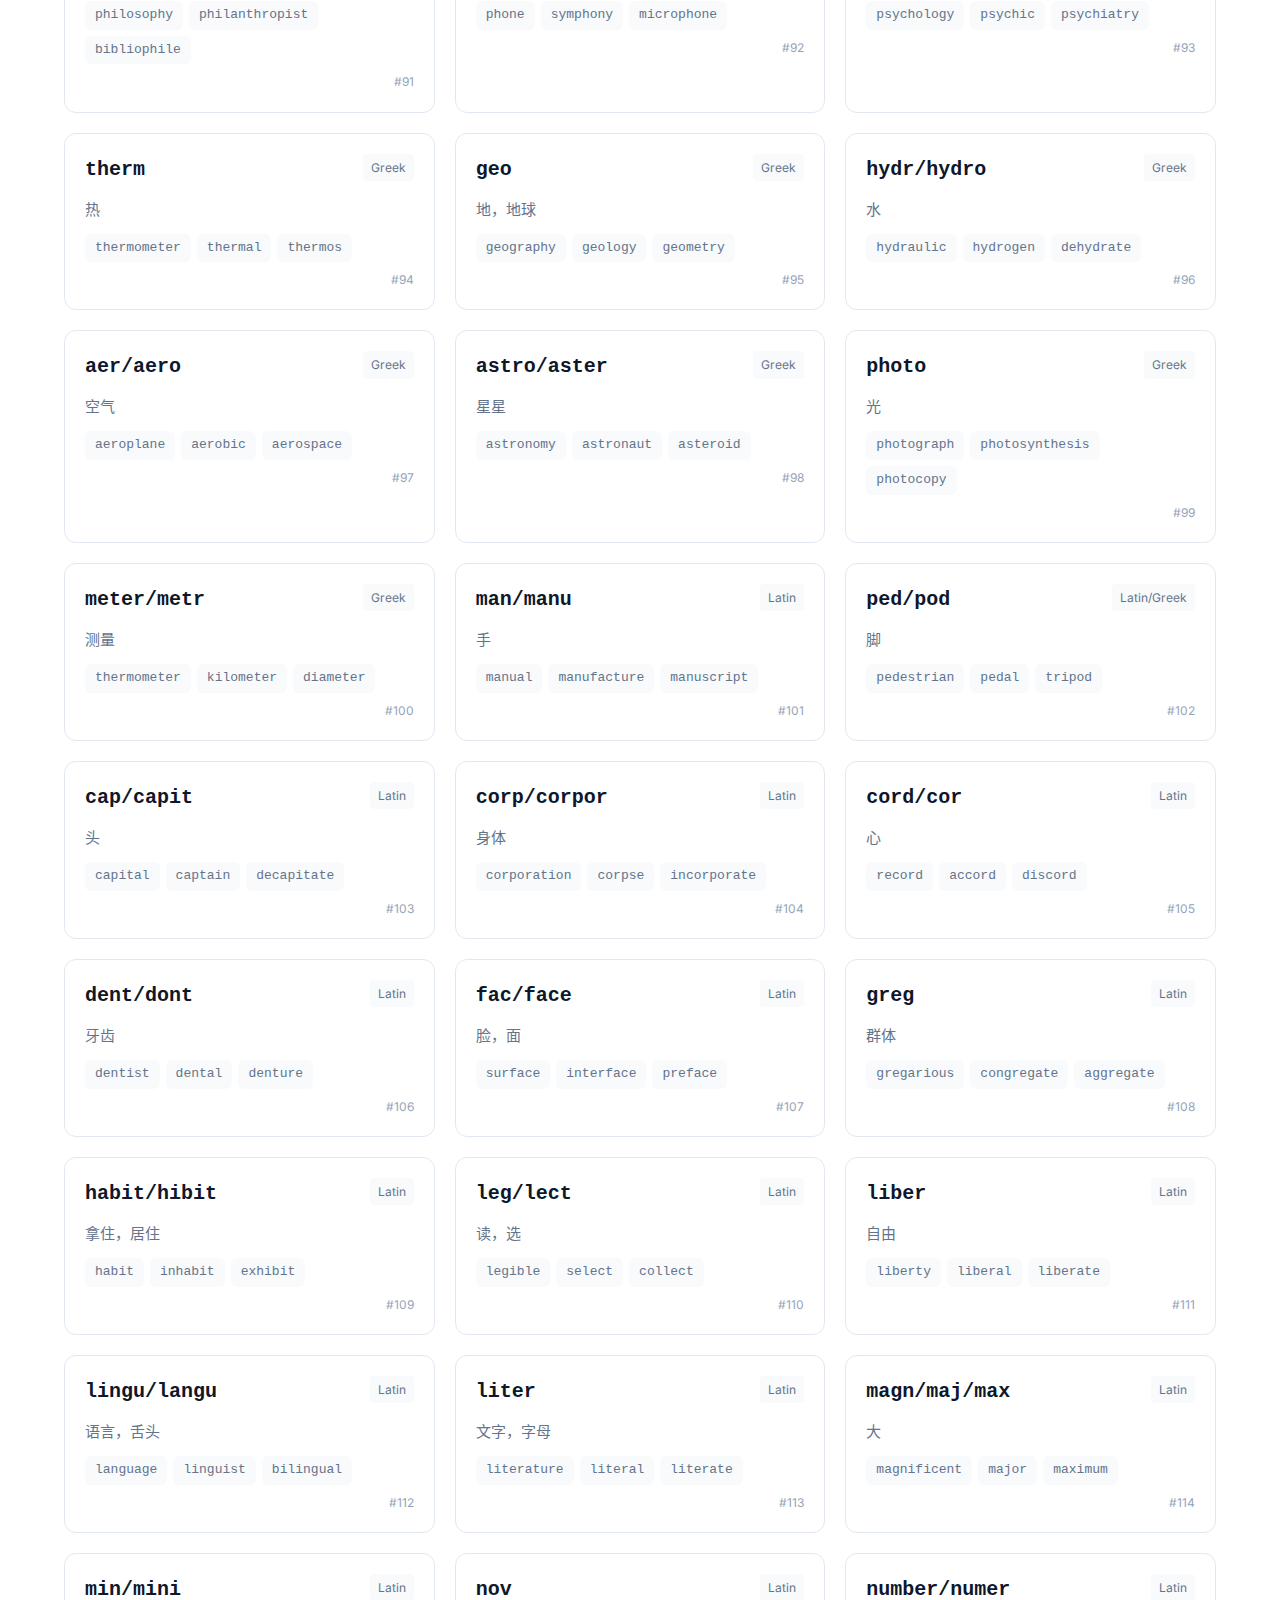
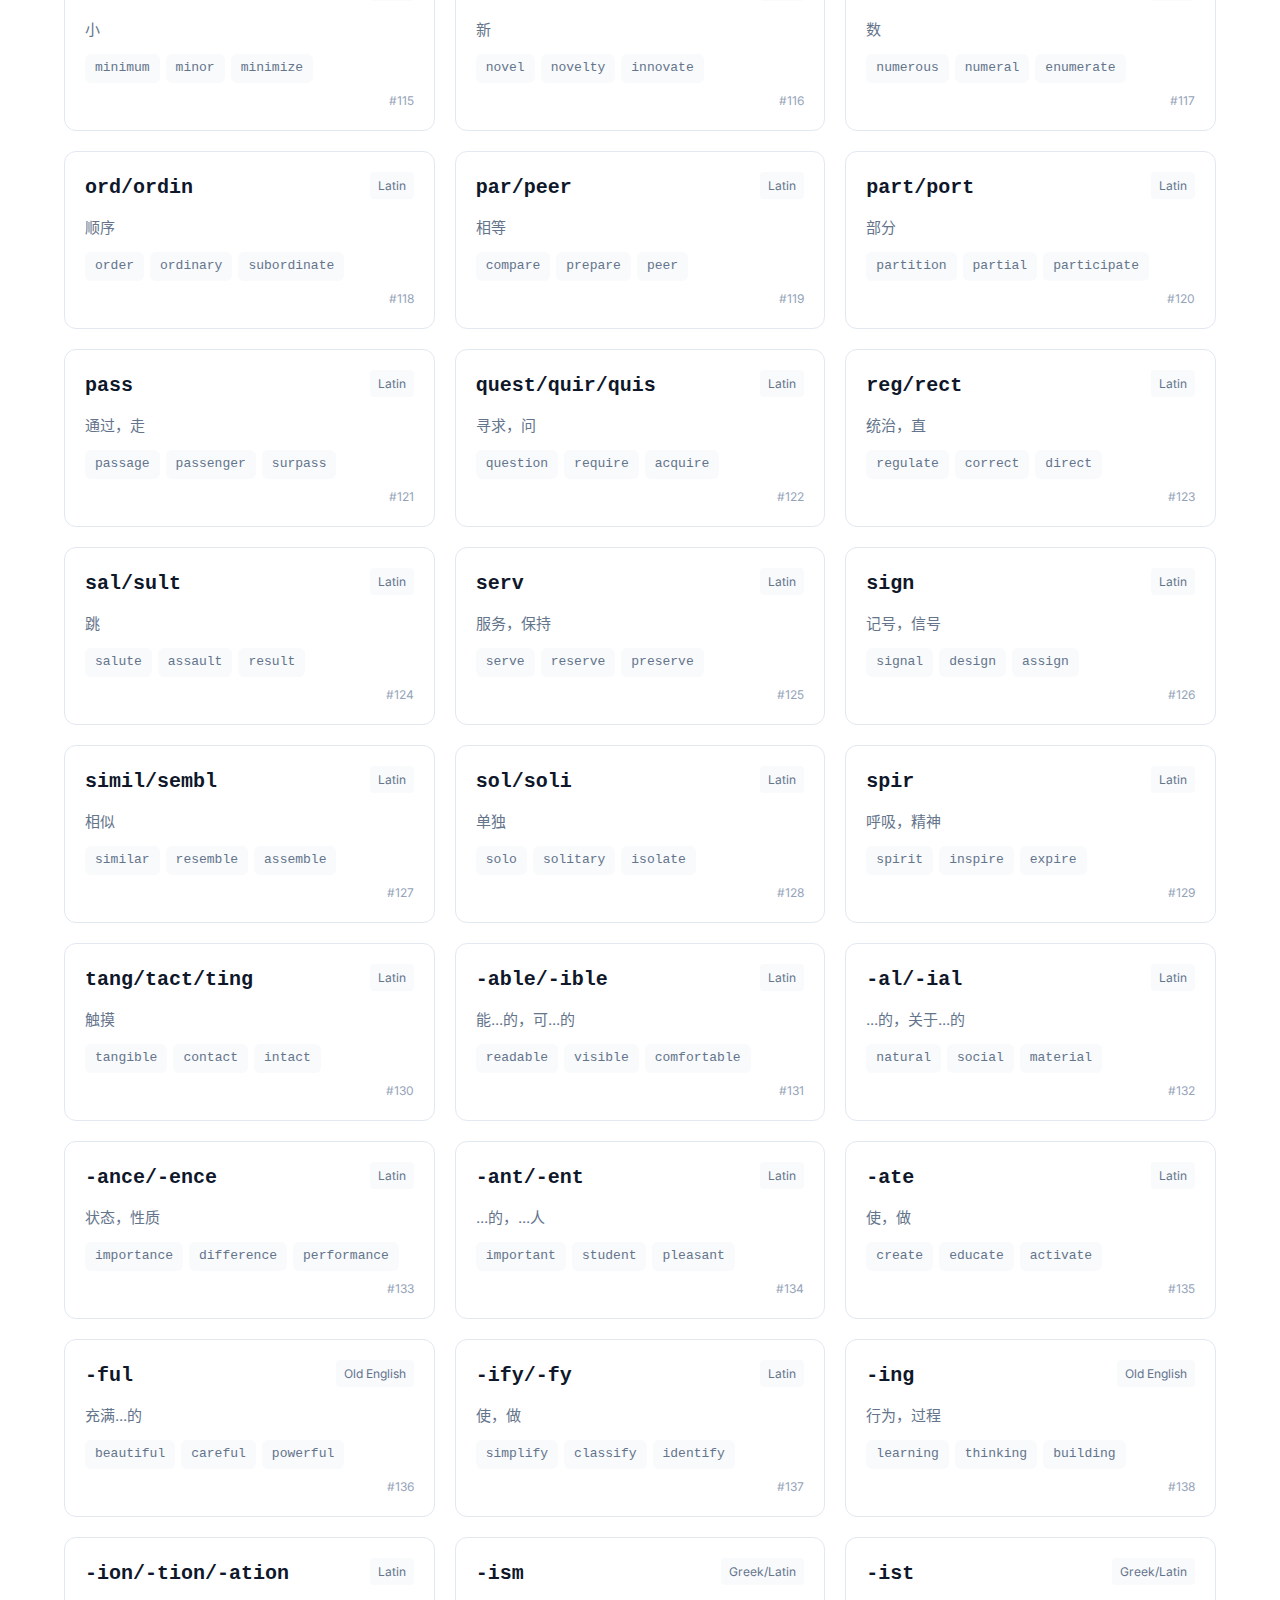
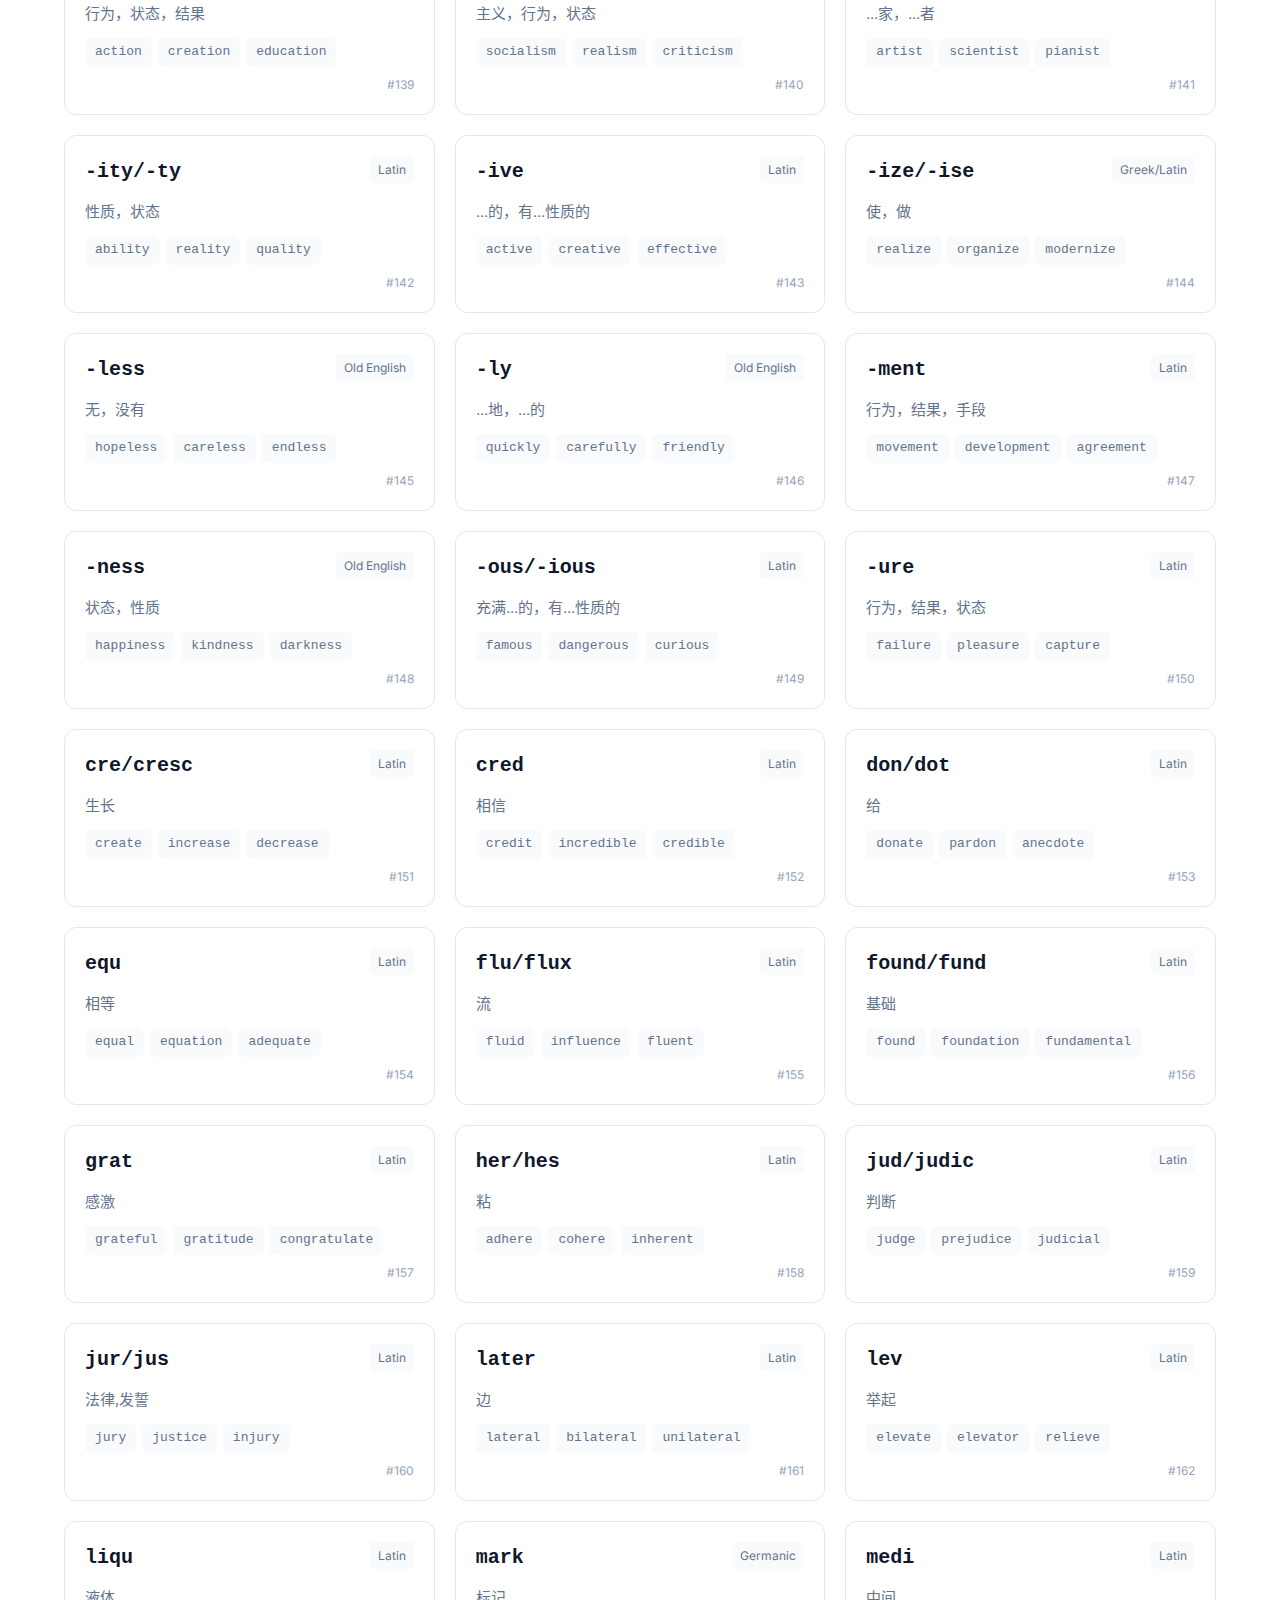
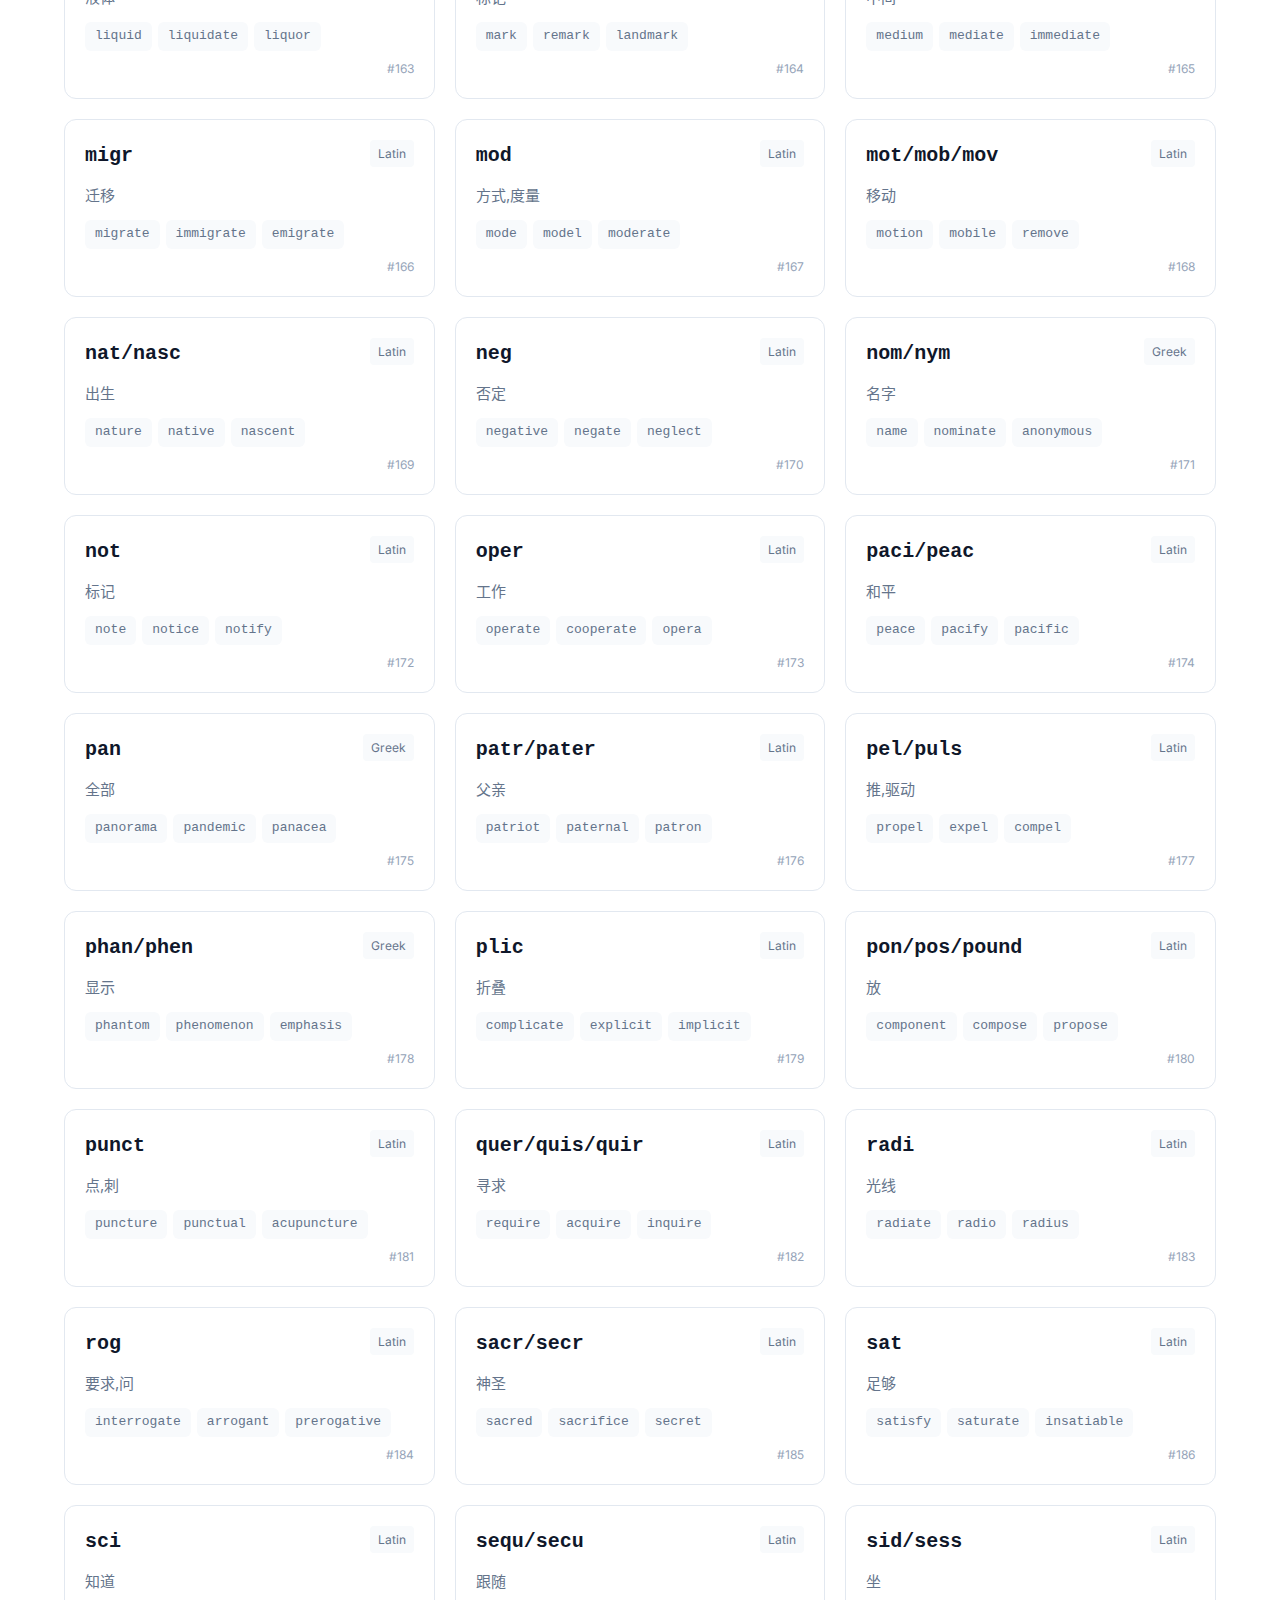
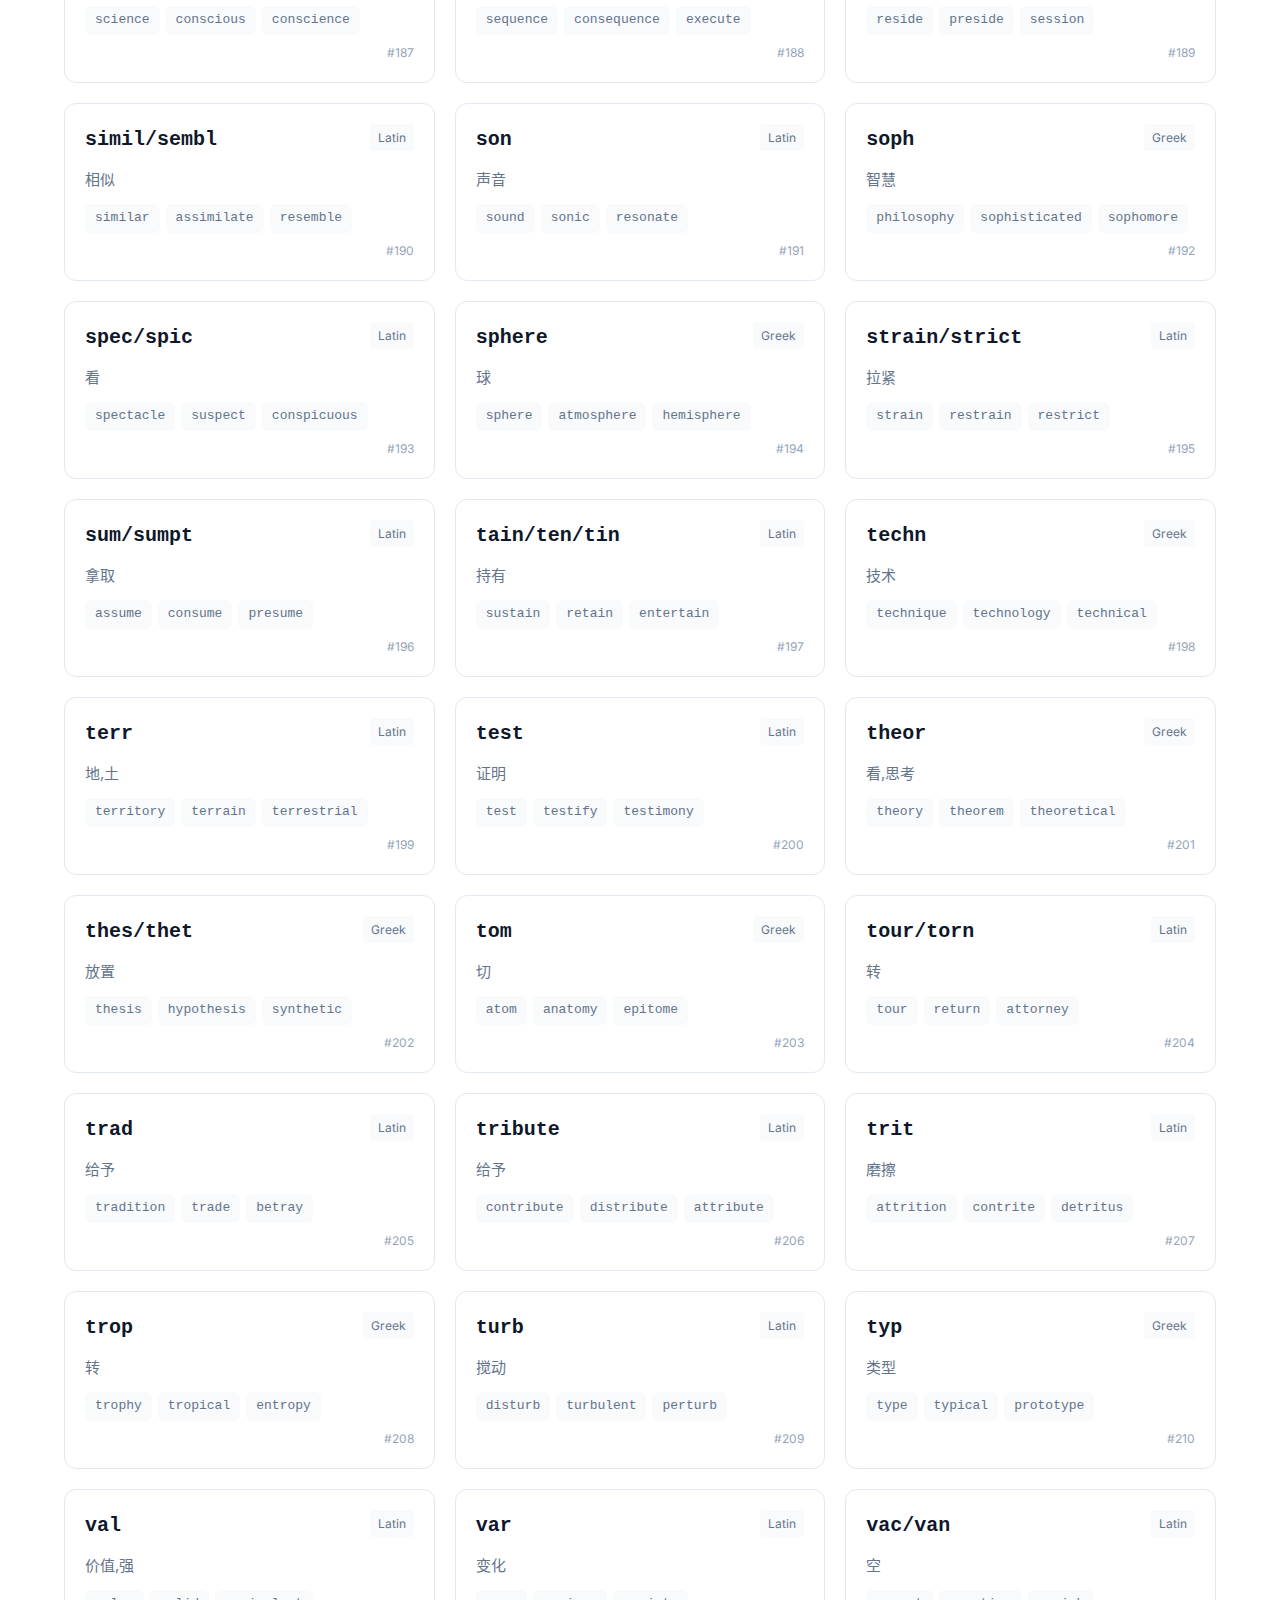
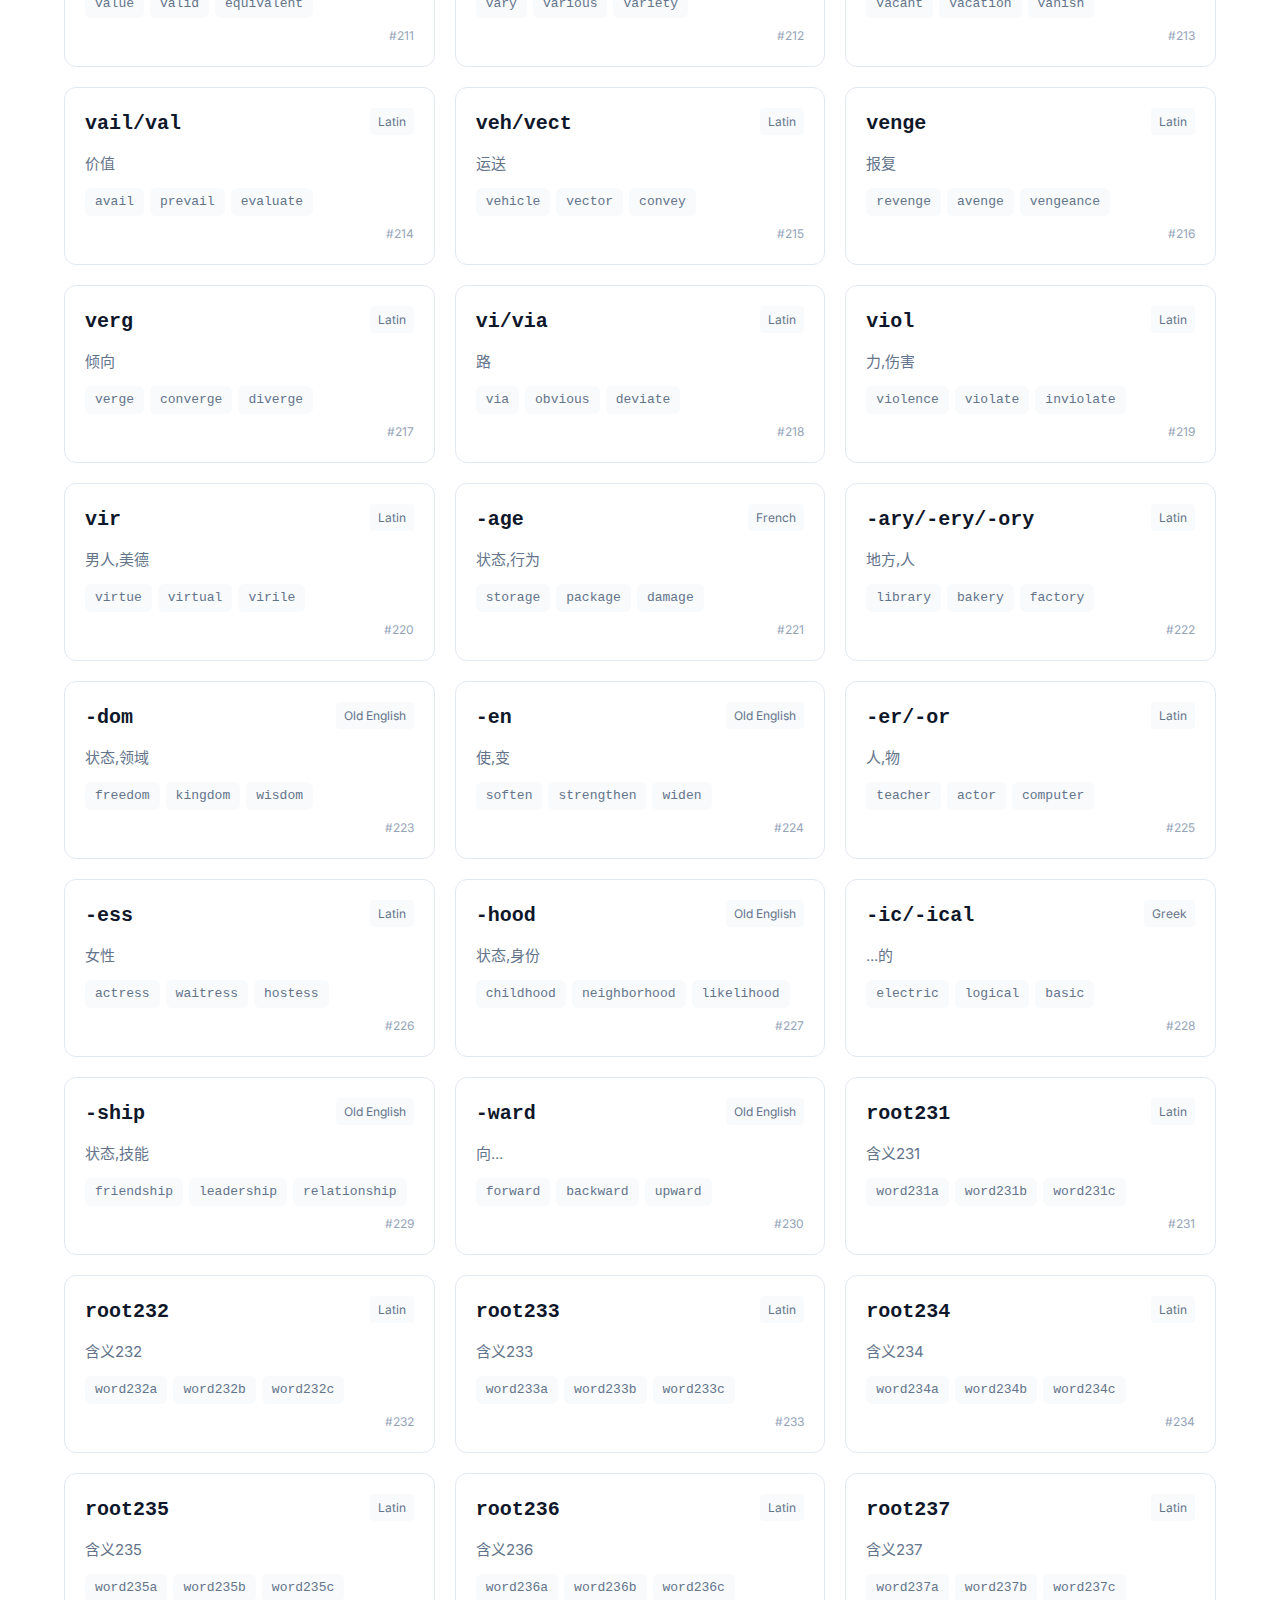
<file: word-root-workshop-main/root-detail.html>
<!DOCTYPE html>
<html lang="zh-CN">
<head>
  <meta charset="UTF-8">
  <meta name="viewport" content="width=device-width, initial-scale=1.0">
  <title>词根详情 - 词根词缀记忆工坊</title>

  <link rel="preconnect" href="https://fonts.googleapis.com">
  <link rel="preconnect" href="https://fonts.gstatic.com" crossorigin>
  <link href="https://fonts.googleapis.com/css2?family=Inter:wght@300;400;500;600;700&display=swap" rel="stylesheet">

  <link rel="stylesheet" href="css/minimal.css">

  <style>
    /* 详情页样式 */
    .detail-container {
      max-width: 900px;
      margin: 0 auto;
      padding: 96px 24px 96px;
    }

    .detail-header {
      text-align: center;
      margin-bottom: 48px;
      padding-bottom: 32px;
      border-bottom: 1px solid var(--color-border);
    }

    .root-title {
      font-size: 3.5rem;
      font-weight: 700;
      font-family: 'Courier New', monospace;
      color: var(--color-text);
      margin-bottom: 16px;
      letter-spacing: -0.02em;
    }

    .root-meta {
      display: flex;
      gap: 24px;
      justify-content: center;
      align-items: center;
      flex-wrap: wrap;
      font-size: 1rem;
      color: var(--color-text-secondary);
    }

    .root-origin-tag {
      background: var(--color-bg-secondary);
      padding: 8px 16px;
      border-radius: 8px;
      font-weight: 500;
    }

    .root-meaning-main {
      font-size: 1.5rem;
      font-weight: 600;
      color: var(--color-text);
    }

    .section {
      margin-bottom: 48px;
    }

    .section-title {
      font-size: 1.5rem;
      font-weight: 600;
      color: var(--color-text);
      margin-bottom: 24px;
      display: flex;
      align-items: center;
      gap: 12px;
    }

    .section-title::before {
      content: '';
      width: 4px;
      height: 24px;
      background: var(--color-accent);
      border-radius: 2px;
    }

    .description-text {
      font-size: 1.125rem;
      line-height: 1.8;
      color: var(--color-text-secondary);
      background: var(--color-bg-secondary);
      padding: 24px;
      border-radius: 12px;
    }

    .examples-grid {
      display: grid;
      gap: 20px;
    }

    .example-card {
      background: white;
      border: 1px solid var(--color-border);
      border-radius: 12px;
      padding: 24px;
      transition: all 200ms ease;
    }

    .example-card:hover {
      border-color: var(--color-accent);
      box-shadow: 0 4px 12px rgba(0, 0, 0, 0.08);
    }

    .example-word {
      font-size: 1.5rem;
      font-weight: 700;
      font-family: 'Courier New', monospace;
      color: var(--color-text);
      margin-bottom: 12px;
    }

    .example-breakdown {
      display: flex;
      align-items: center;
      gap: 8px;
      margin-bottom: 12px;
      flex-wrap: wrap;
    }

    .breakdown-part {
      padding: 6px 12px;
      border-radius: 6px;
      font-size: 0.875rem;
      font-weight: 600;
      font-family: 'Courier New', monospace;
    }

    .breakdown-part.prefix {
      background: rgba(239, 68, 68, 0.1);
      color: #EF4444;
      border: 1px solid rgba(239, 68, 68, 0.2);
    }

    .breakdown-part.root {
      background: rgba(59, 130, 246, 0.1);
      color: #3B82F6;
      border: 2px solid rgba(59, 130, 246, 0.3);
    }

    .breakdown-part.suffix {
      background: rgba(245, 158, 11, 0.1);
      color: #F59E0B;
      border: 1px solid rgba(245, 158, 11, 0.2);
    }

    .breakdown-arrow {
      color: var(--color-text-secondary);
      font-size: 1.25rem;
    }

    .example-meaning {
      font-size: 1rem;
      font-weight: 600;
      color: var(--color-text);
      margin-bottom: 8px;
    }

    .example-explanation {
      font-size: 0.9375rem;
      color: var(--color-text-secondary);
      line-height: 1.6;
    }

    .quiz-section {
      background: var(--color-bg-secondary);
      border-radius: 12px;
      padding: 32px;
    }

    .quiz-question {
      font-size: 1.25rem;
      font-weight: 600;
      color: var(--color-text);
      margin-bottom: 24px;
    }

    .quiz-options {
      display: grid;
      gap: 12px;
    }

    .quiz-option {
      background: white;
      border: 2px solid var(--color-border);
      border-radius: 8px;
      padding: 16px 20px;
      font-size: 1rem;
      color: var(--color-text);
      cursor: pointer;
      transition: all 200ms ease;
      text-align: left;
    }

    .quiz-option:hover {
      border-color: var(--color-text);
      background: var(--color-bg-hover);
    }

    .quiz-option.correct {
      background: var(--color-accent);
      border-color: var(--color-accent);
      color: var(--color-text);
      font-weight: 600;
    }

    .quiz-option.wrong {
      background: #FEE2E2;
      border-color: #EF4444;
      color: #DC2626;
    }

    .quiz-option:disabled {
      cursor: not-allowed;
      border-color: var(--color-border) !important;
    }

    .quiz-feedback {
      margin-top: 16px;
      padding: 16px;
      border-radius: 8px;
      font-weight: 500;
    }

    .quiz-feedback.correct {
      background: rgba(251, 191, 36, 0.1);
      color: var(--color-text);
      border: 1px solid var(--color-accent);
    }

    .quiz-feedback.wrong {
      background: #FEE2E2;
      color: #DC2626;
      border: 1px solid #EF4444;
    }

    .back-link {
      display: inline-flex;
      align-items: center;
      gap: 8px;
      color: var(--color-text-secondary);
      text-decoration: none;
      font-weight: 500;
      margin-bottom: 32px;
      transition: color 200ms ease;
    }

    .back-link:hover {
      color: var(--color-text);
    }

    .action-buttons {
      display: flex;
      gap: 16px;
      justify-content: center;
      margin-top: 48px;
    }

    /* 响应式 */
    @media (max-width: 768px) {
      .root-title {
        font-size: 2.5rem;
      }

      .root-meta {
        flex-direction: column;
        gap: 12px;
      }
    }
  </style>
</head>
<body>

  <!-- 导航 -->
  <nav class="nav">
    <div class="nav-container">
      <a href="index.html" class="nav-logo">
        <svg width="20" height="20" viewBox="0 0 24 24" fill="none" stroke="currentColor" stroke-width="2.5" stroke-linecap="round" stroke-linejoin="round">
          <path d="M4 19.5A2.5 2.5 0 0 1 6.5 17H20"></path>
          <path d="M6.5 2H20v20H6.5A2.5 2.5 0 0 1 4 19.5v-15A2.5 2.5 0 0 1 6.5 2z"></path>
        </svg>
        词根词缀记忆工坊
      </a>
      <div class="nav-links">
        <a href="learn.html" class="nav-link">学习</a>
        <a href="flashcard.html" class="nav-link">闪卡</a>
        <a href="roots.html" class="nav-link">索引</a>
        <a href="progress.html" class="nav-link">进度</a>
      </div>
    </div>
  </nav>

  <!-- 详情内容 -->
  <div class="detail-container">
    <a href="roots.html" class="back-link">
      <svg width="16" height="16" viewBox="0 0 24 24" fill="none" stroke="currentColor" stroke-width="2" stroke-linecap="round" stroke-linejoin="round">
        <path d="M19 12H5M12 19l-7-7 7-7"/>
      </svg>
      返回词根索引
    </a>

    <!-- 词根头部 -->
    <div class="detail-header">
      <h1 class="root-title" id="rootName">-</h1>
      <div class="root-meta">
        <span class="root-origin-tag" id="rootOrigin">Latin</span>
        <span class="root-meaning-main" id="rootMeaning">-</span>
      </div>
    </div>

    <!-- 详细说明 -->
    <div class="section">
      <h2 class="section-title">详细说明</h2>
      <p class="description-text" id="rootDescription">-</p>
    </div>

    <!-- 例词列表 -->
    <div class="section">
      <h2 class="section-title">例词解析</h2>
      <div class="examples-grid" id="examplesGrid">
        <!-- 动态生成 -->
      </div>
    </div>

    <!-- 测试题 -->
    <div class="section">
      <h2 class="section-title">小测试</h2>
      <div class="quiz-section">
        <div class="quiz-question" id="quizQuestion">-</div>
        <div class="quiz-options" id="quizOptions">
          <!-- 动态生成 -->
        </div>
        <div id="quizFeedback"></div>
      </div>
    </div>

    <!-- 操作按钮 -->
    <div class="action-buttons">
      <a href="roots.html" class="btn">返回词根索引</a>
      <a href="learn.html" class="btn btn-primary">开始学习</a>
    </div>
  </div>

  <script src="js/wordData.js"></script>
  <script>
    // 词根详情页面逻辑
    let currentRoot = null;

    document.addEventListener('DOMContentLoaded', () => {
      loadRootDetail();
    });

    function loadRootDetail() {
      // 从 URL 参数获取词根 ID
      const urlParams = new URLSearchParams(window.location.search);
      const rootId = parseInt(urlParams.get('id'));

      if (!rootId) {
        alert('未指定词根 ID');
        window.location.href = 'roots.html';
        return;
      }

      // 查找词根
      currentRoot = WordRoots.find(r => r.id === rootId);

      if (!currentRoot) {
        alert('未找到词根');
        window.location.href = 'roots.html';
        return;
      }

      // 渲染内容
      renderRoot(currentRoot);
    }

    function renderRoot(root) {
      // 更新页面标题
      document.title = `${root.root} - 词根详情 - 词根词缀记忆工坊`;

      // 更新头部信息
      document.getElementById('rootName').textContent = root.root;
      document.getElementById('rootOrigin').textContent = root.origin;
      document.getElementById('rootMeaning').textContent = root.meaning;

      // 更新描述
      document.getElementById('rootDescription').textContent = root.description;

      // 渲染例词
      renderExamples(root.examples);

      // 渲染测试题
      renderQuiz(root.quiz);
    }

    function renderExamples(examples) {
      const container = document.getElementById('examplesGrid');

      container.innerHTML = examples.map(example => {
        const parts = [];

        if (example.breakdown.prefix) {
          parts.push(`<span class="breakdown-part prefix">${example.breakdown.prefix}</span>`);
        }

        if (example.breakdown.root) {
          parts.push(`<span class="breakdown-part root">${example.breakdown.root}</span>`);
        }

        if (example.breakdown.suffix) {
          parts.push(`<span class="breakdown-part suffix">${example.breakdown.suffix}</span>`);
        }

        return `
          <div class="example-card">
            <div class="example-word">${example.word}</div>
            <div class="example-breakdown">
              ${parts.join('<span class="breakdown-arrow">+</span>')}
            </div>
            <div class="example-meaning">${example.meaning}</div>
            <div class="example-explanation">${example.explanation}</div>
          </div>
        `;
      }).join('');
    }

    function renderQuiz(quiz) {
      document.getElementById('quizQuestion').textContent = quiz.question;

      const optionsContainer = document.getElementById('quizOptions');
      optionsContainer.innerHTML = quiz.options.map((option, index) => `
        <button class="quiz-option" onclick="checkAnswer(${index})">
          ${option}
        </button>
      `).join('');
    }

    function checkAnswer(selectedIndex) {
      const quiz = currentRoot.quiz;
      const isCorrect = selectedIndex === quiz.correctAnswer;

      // 更新选项样式
      const options = document.querySelectorAll('.quiz-option');
      options.forEach((btn, index) => {
        btn.disabled = true;

        if (index === quiz.correctAnswer) {
          btn.classList.add('correct');
        } else if (index === selectedIndex && !isCorrect) {
          btn.classList.add('wrong');
        }
      });

      // 显示反馈
      const feedbackContainer = document.getElementById('quizFeedback');

      if (isCorrect) {
        feedbackContainer.innerHTML = `
          <div class="quiz-feedback correct">
            ✓ 答对了！继续保持
          </div>
        `;
      } else {
        feedbackContainer.innerHTML = `
          <div class="quiz-feedback wrong">
            ✗ 答错了。正确答案是：${quiz.options[quiz.correctAnswer]}
          </div>
        `;
      }
    }
  </script>

</body>
</html>
</file>
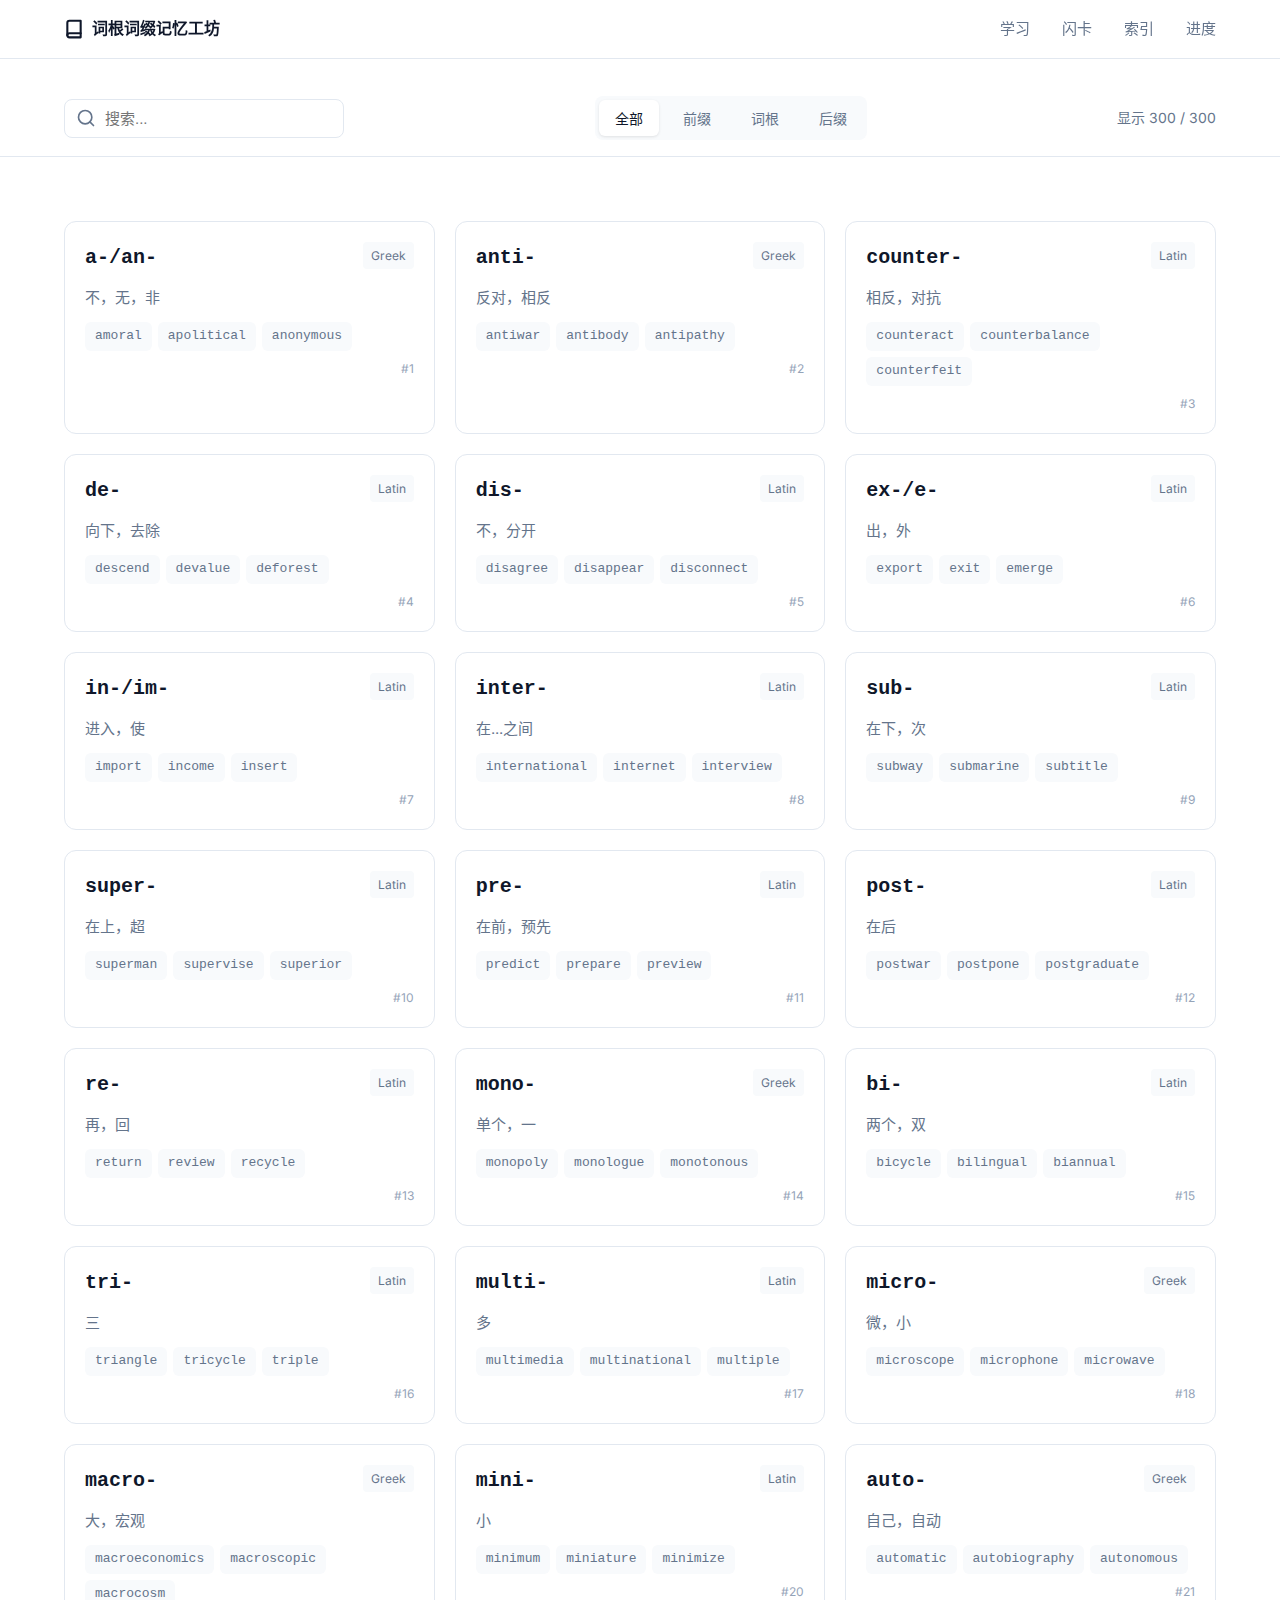
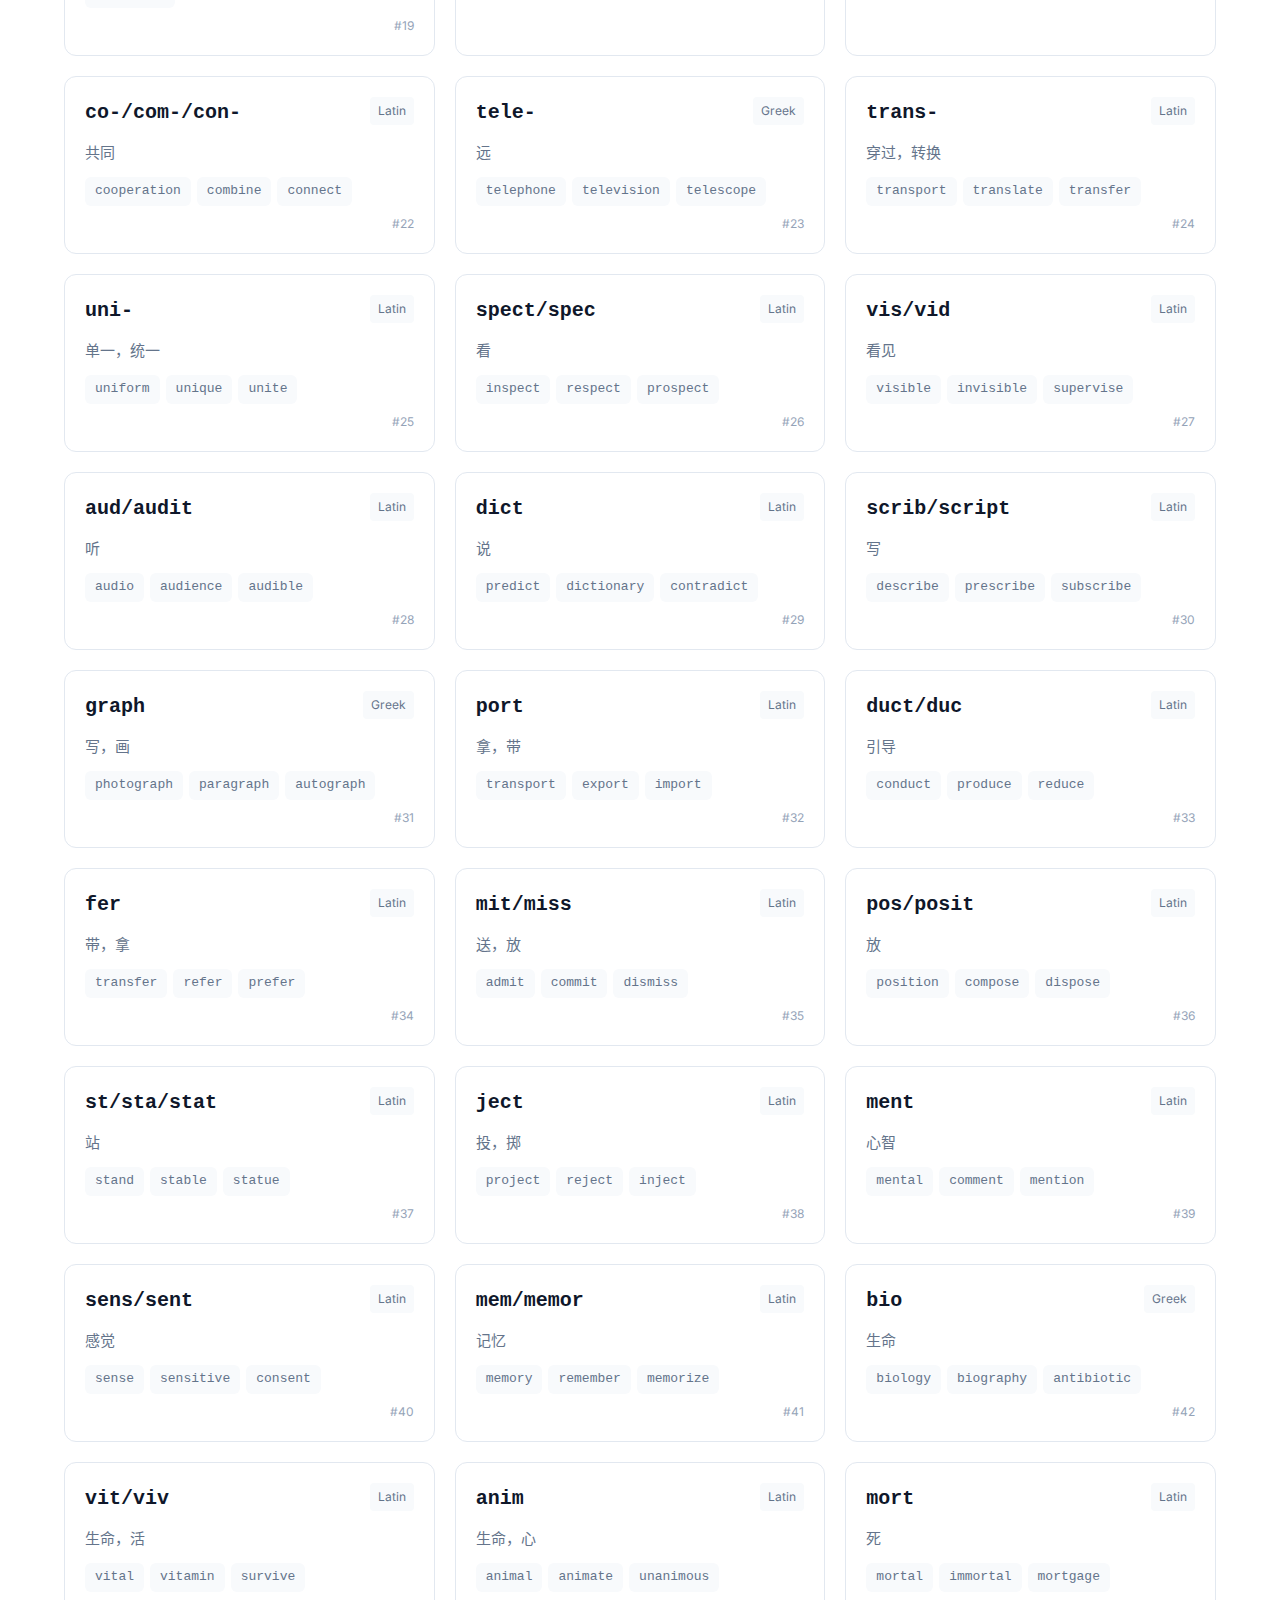
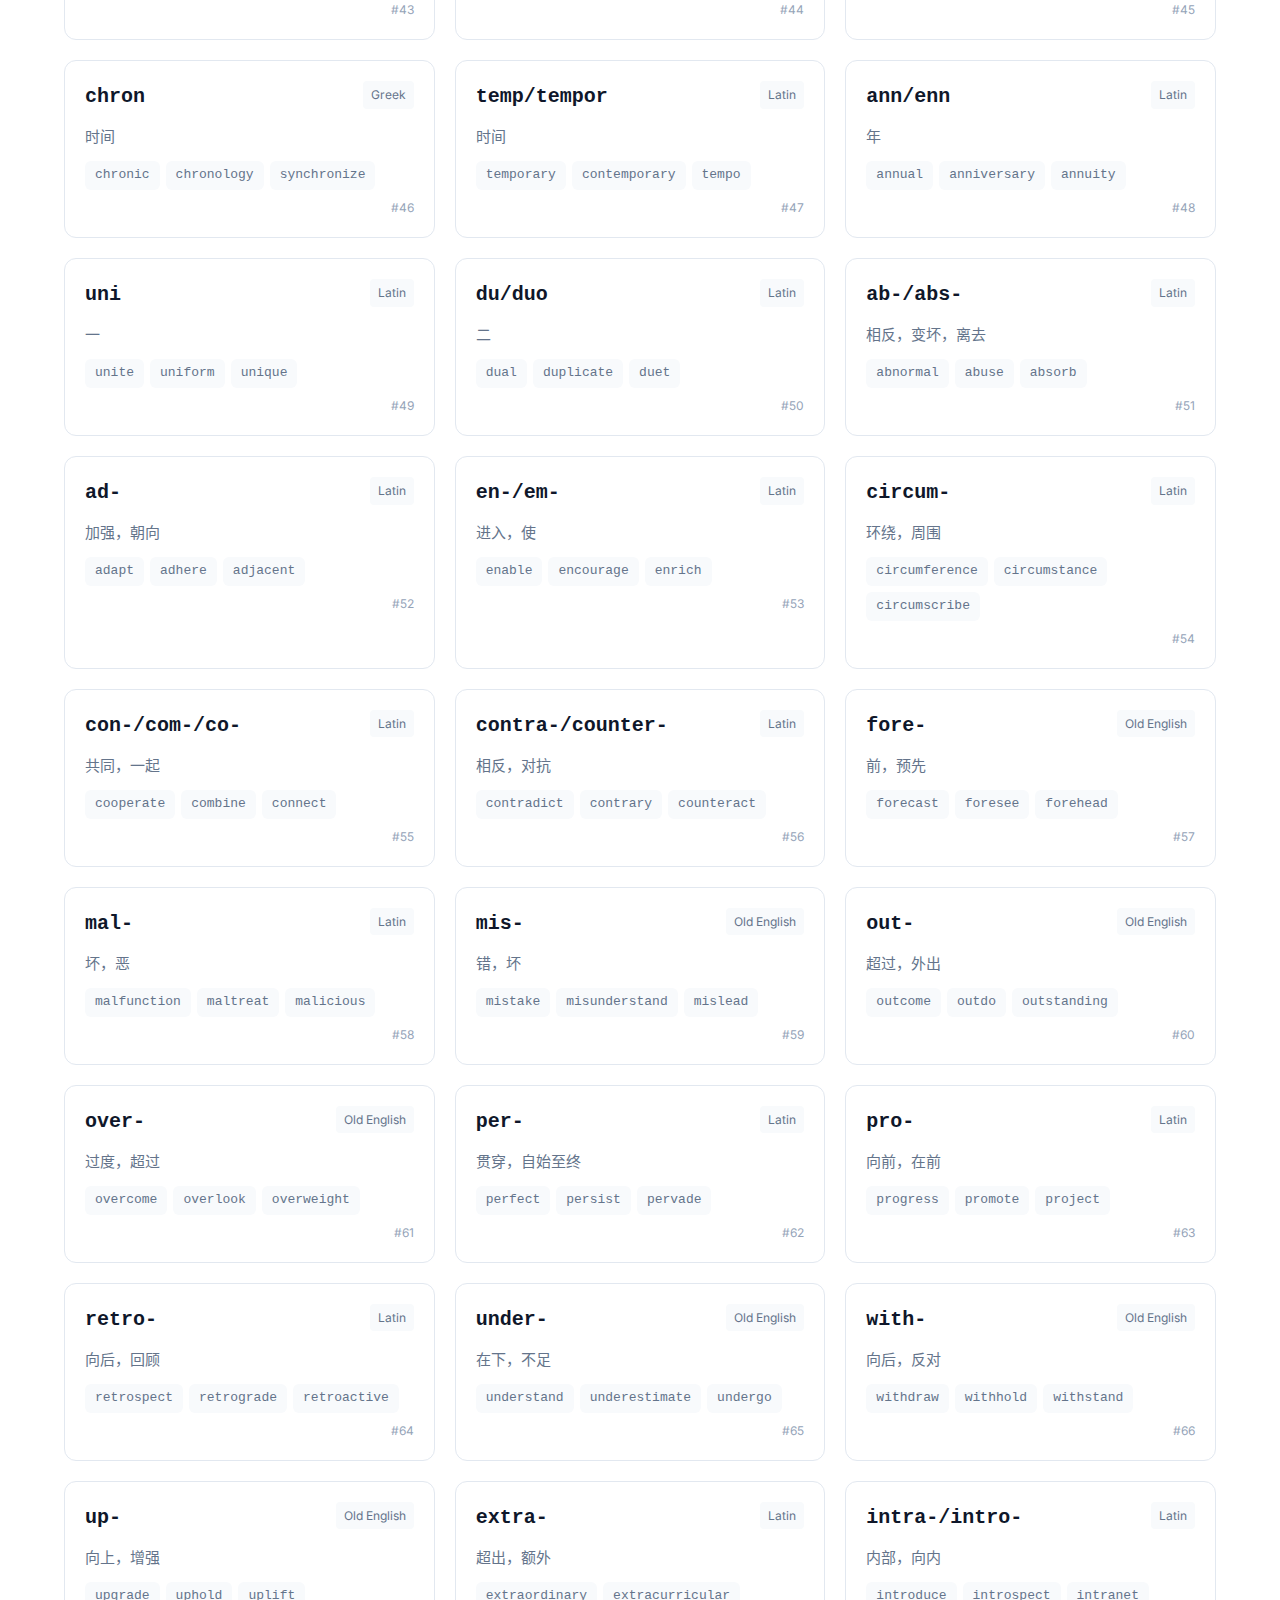
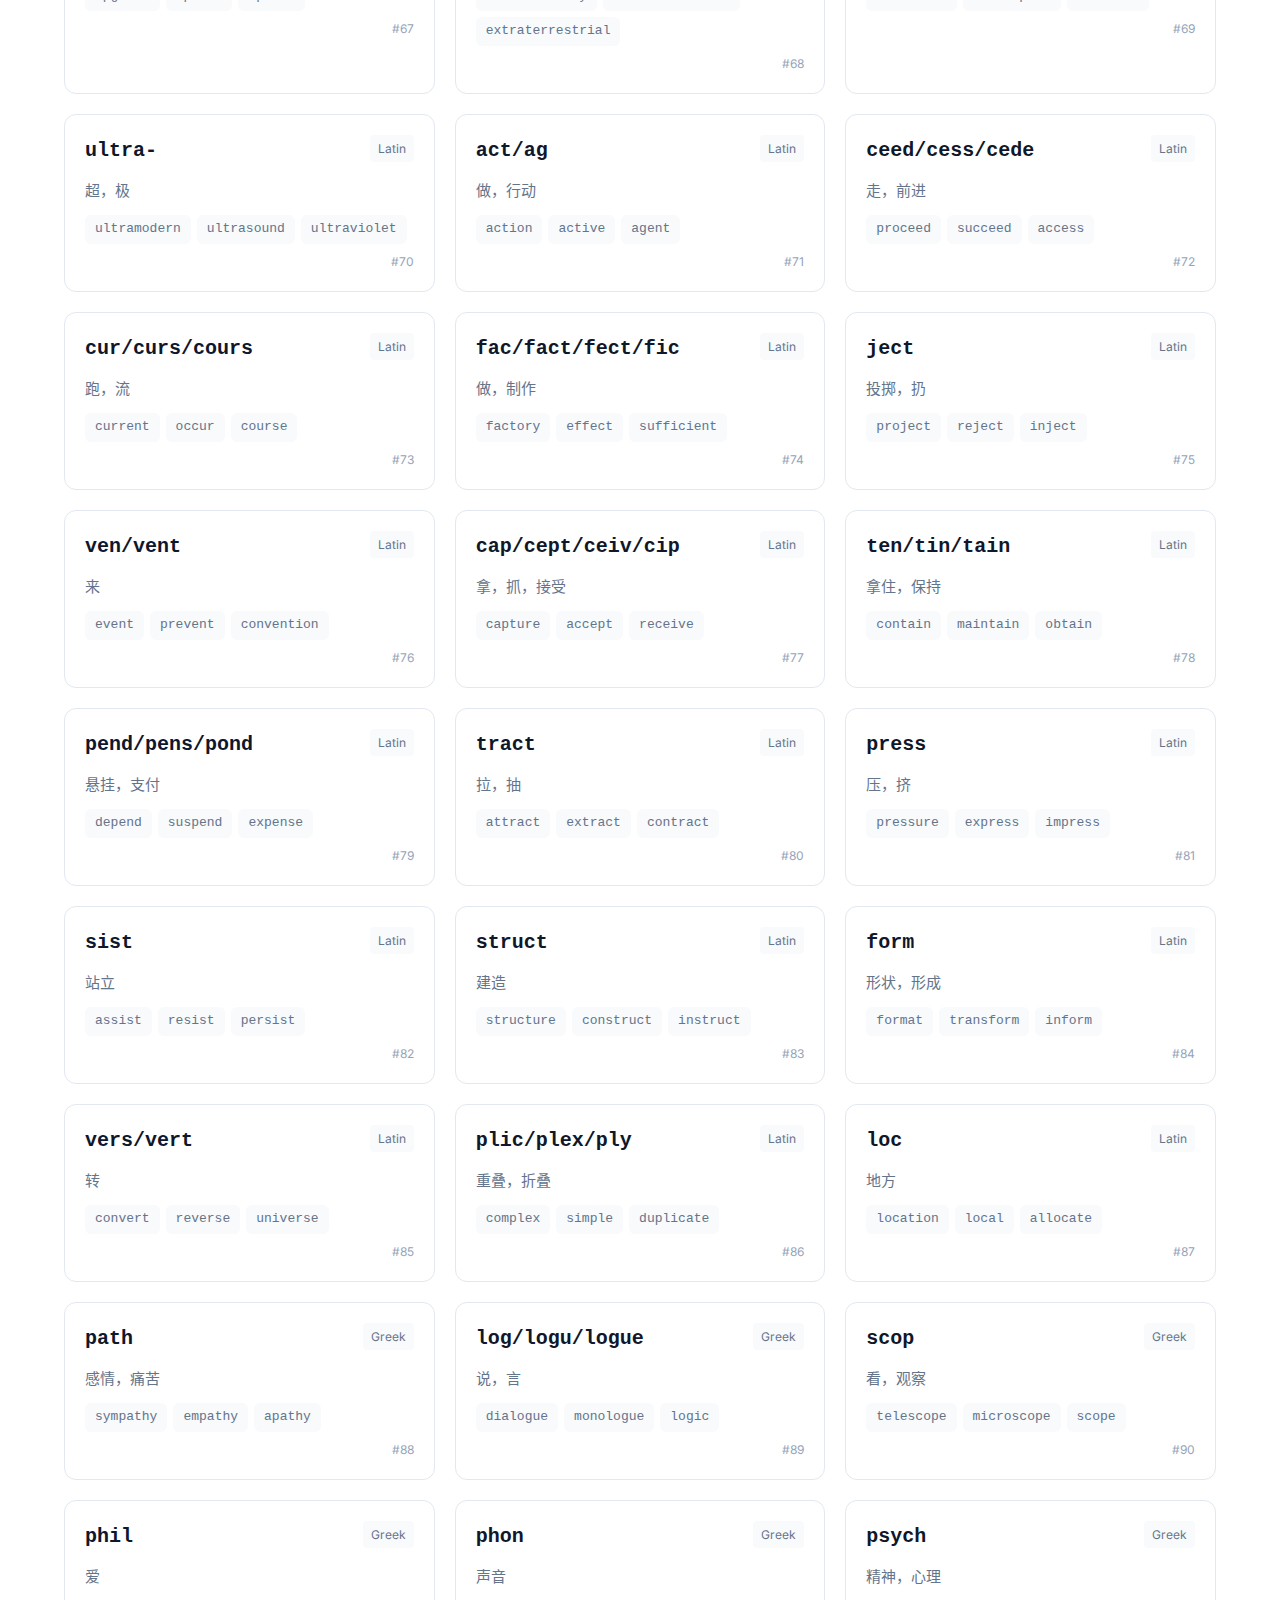
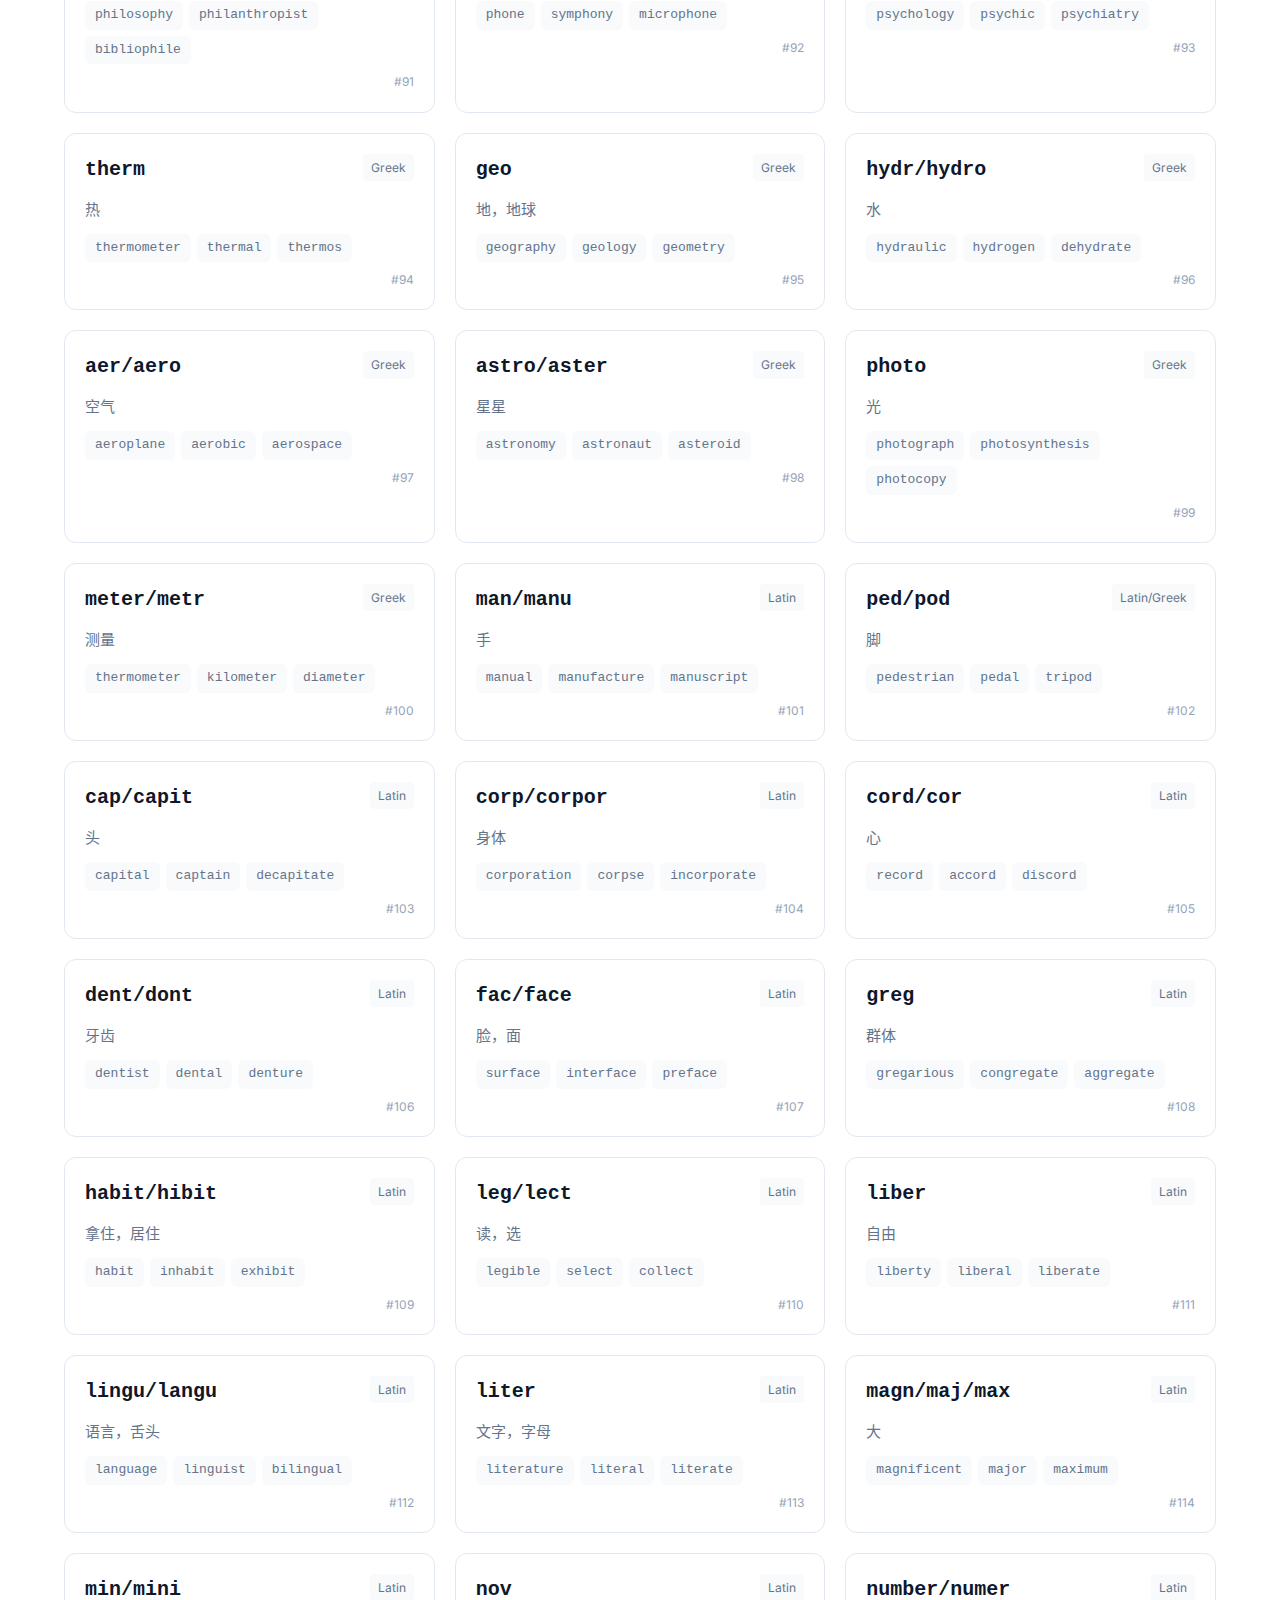
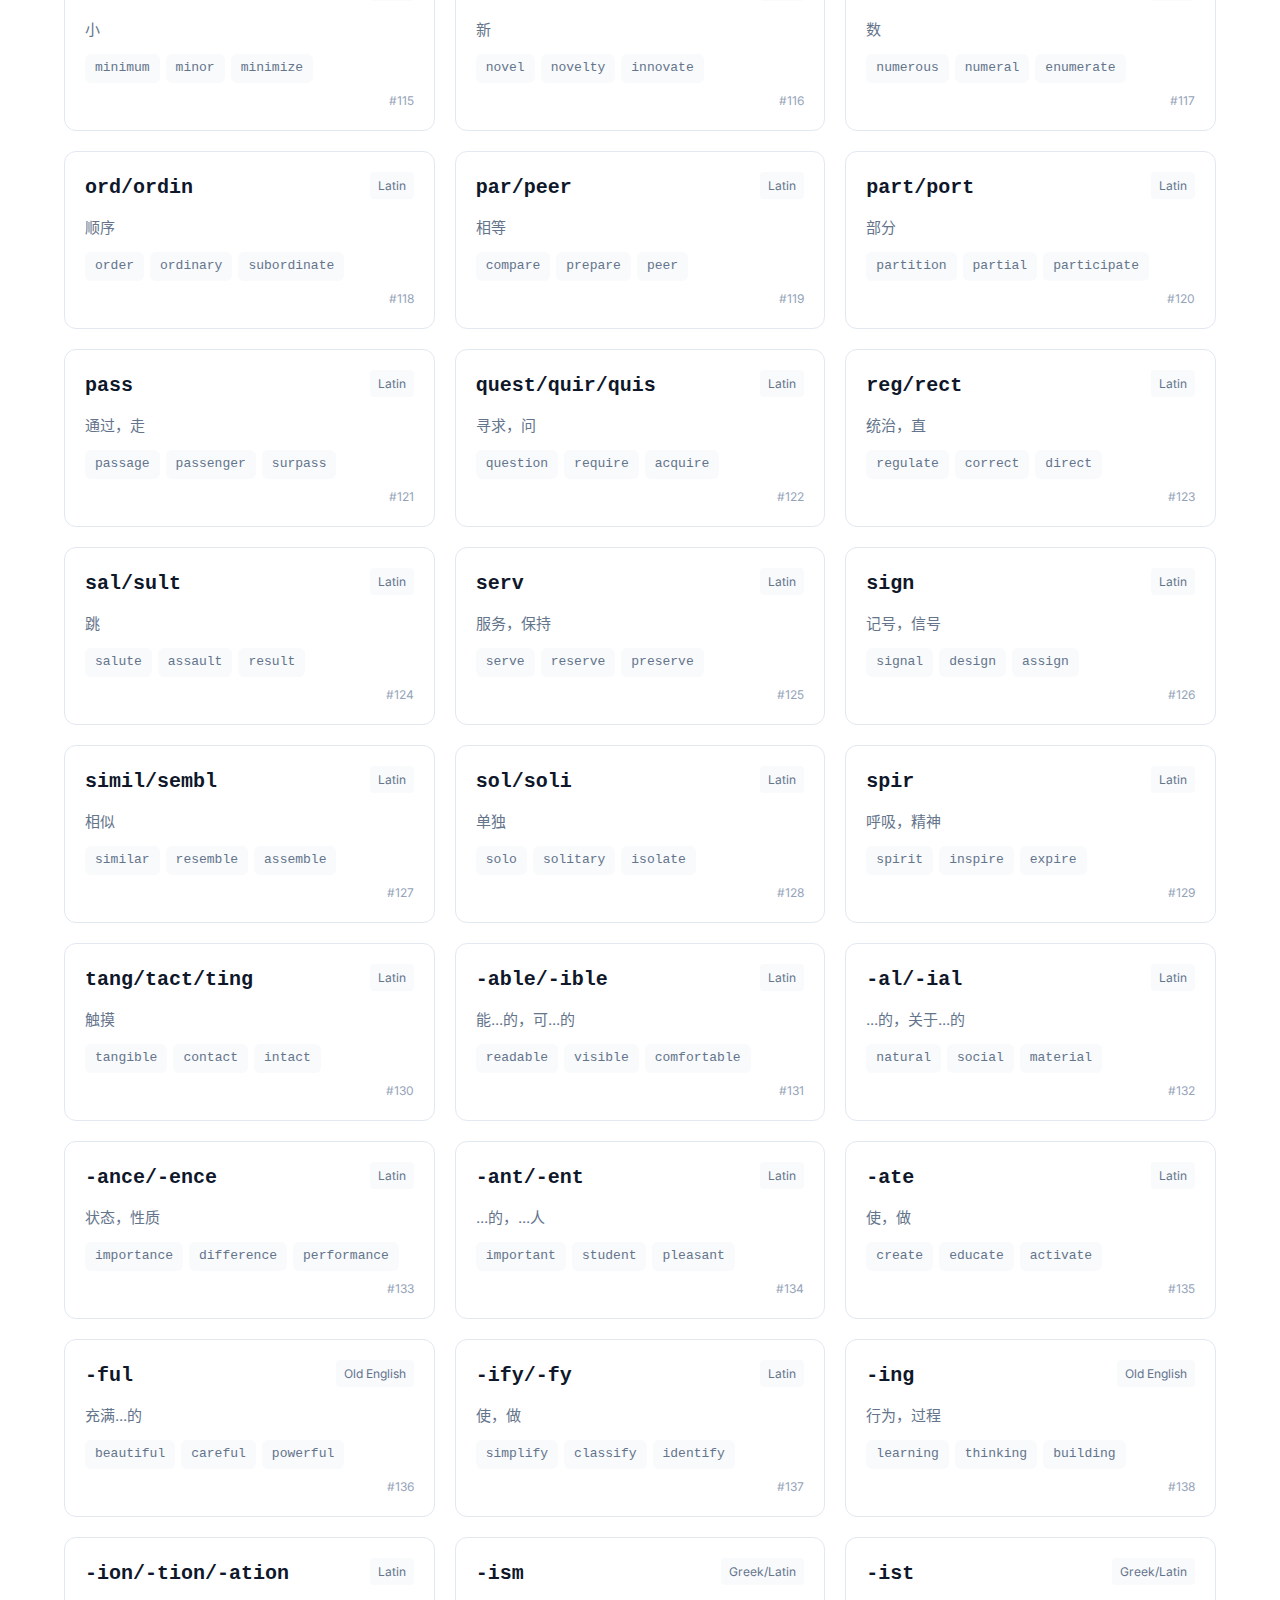
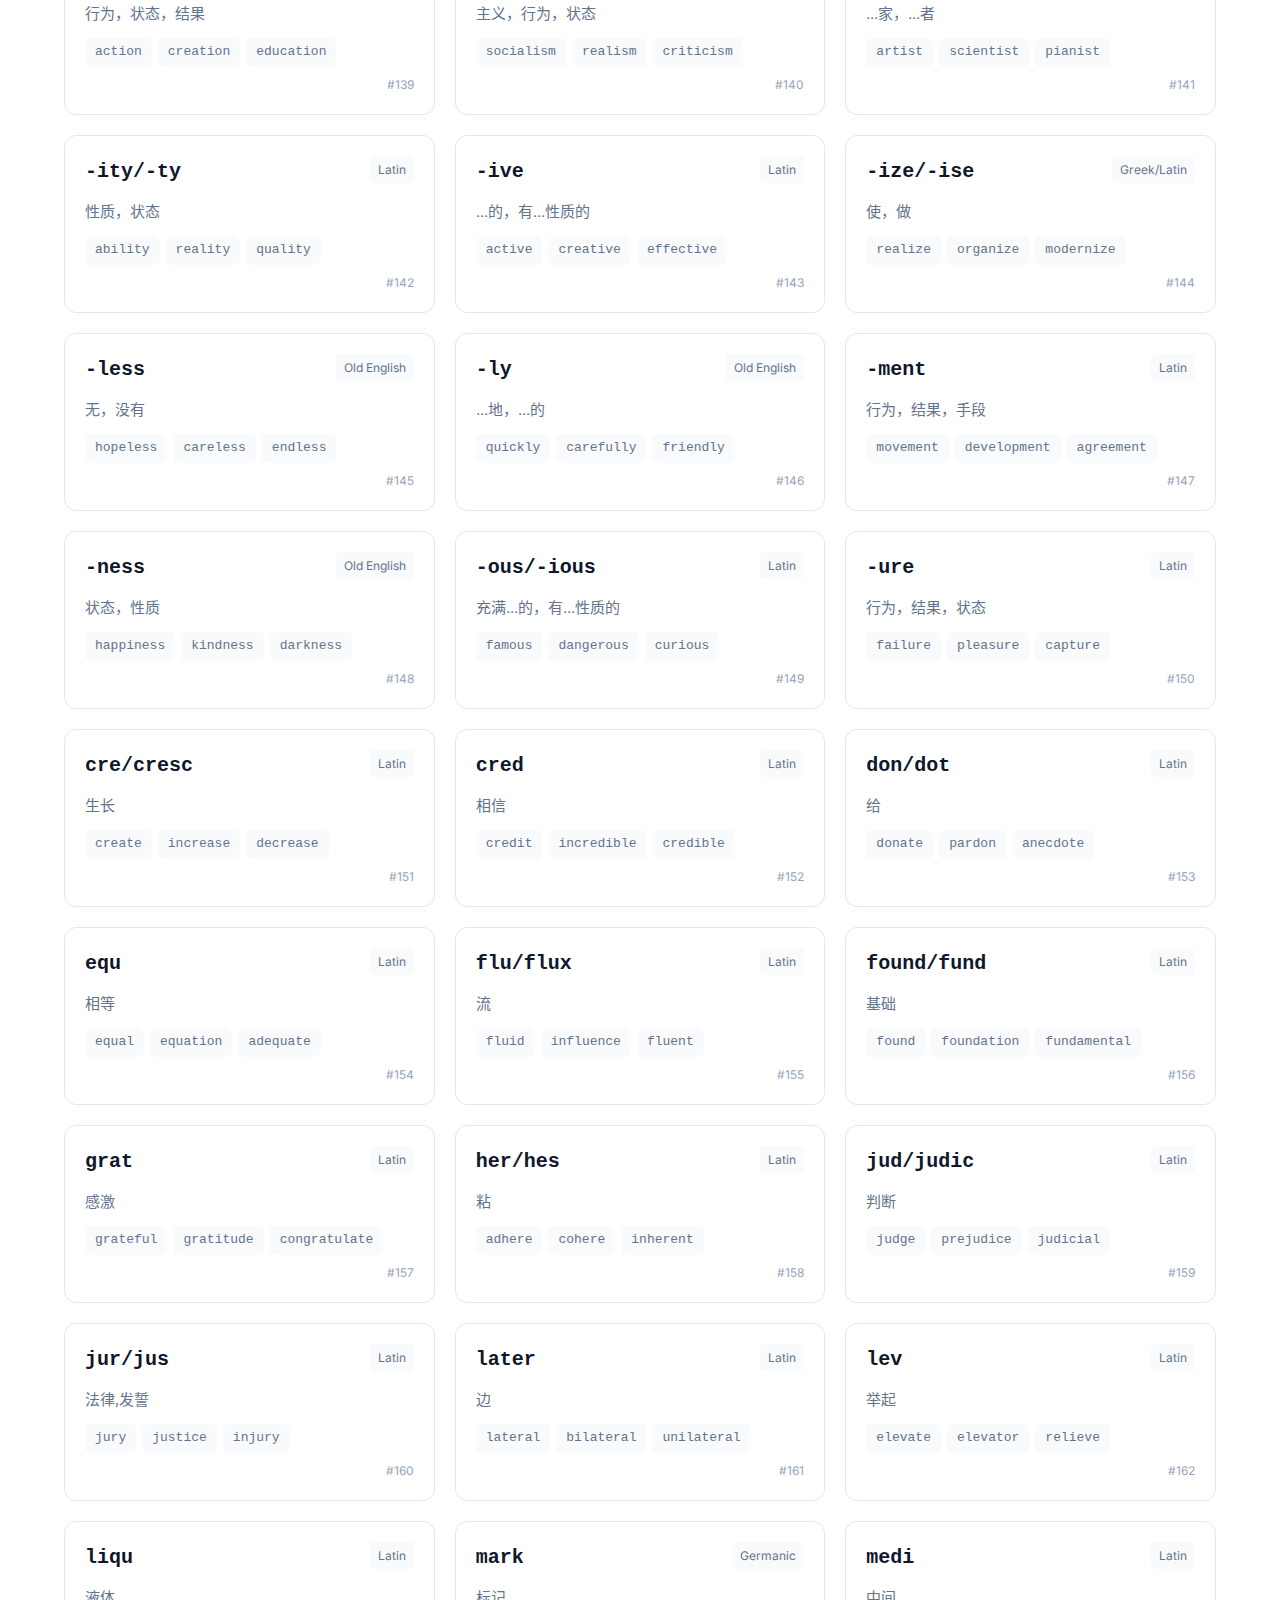
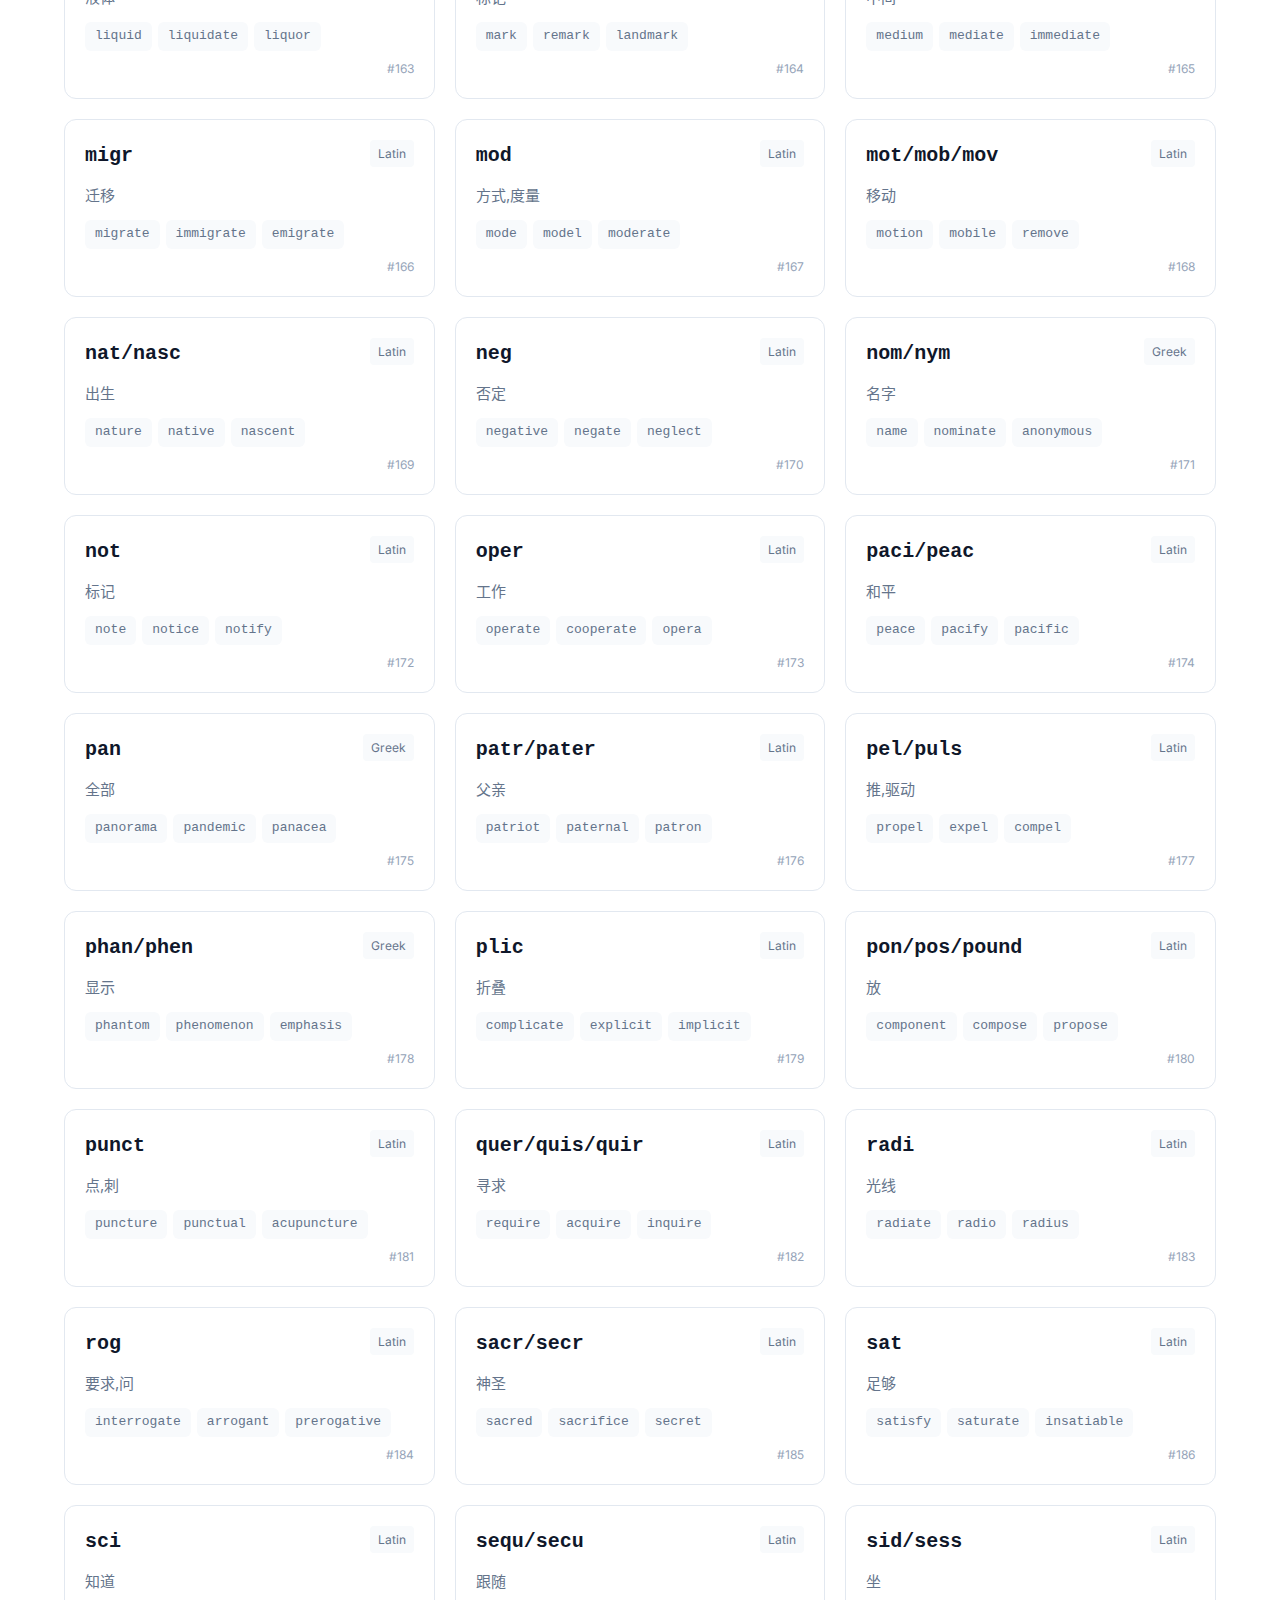
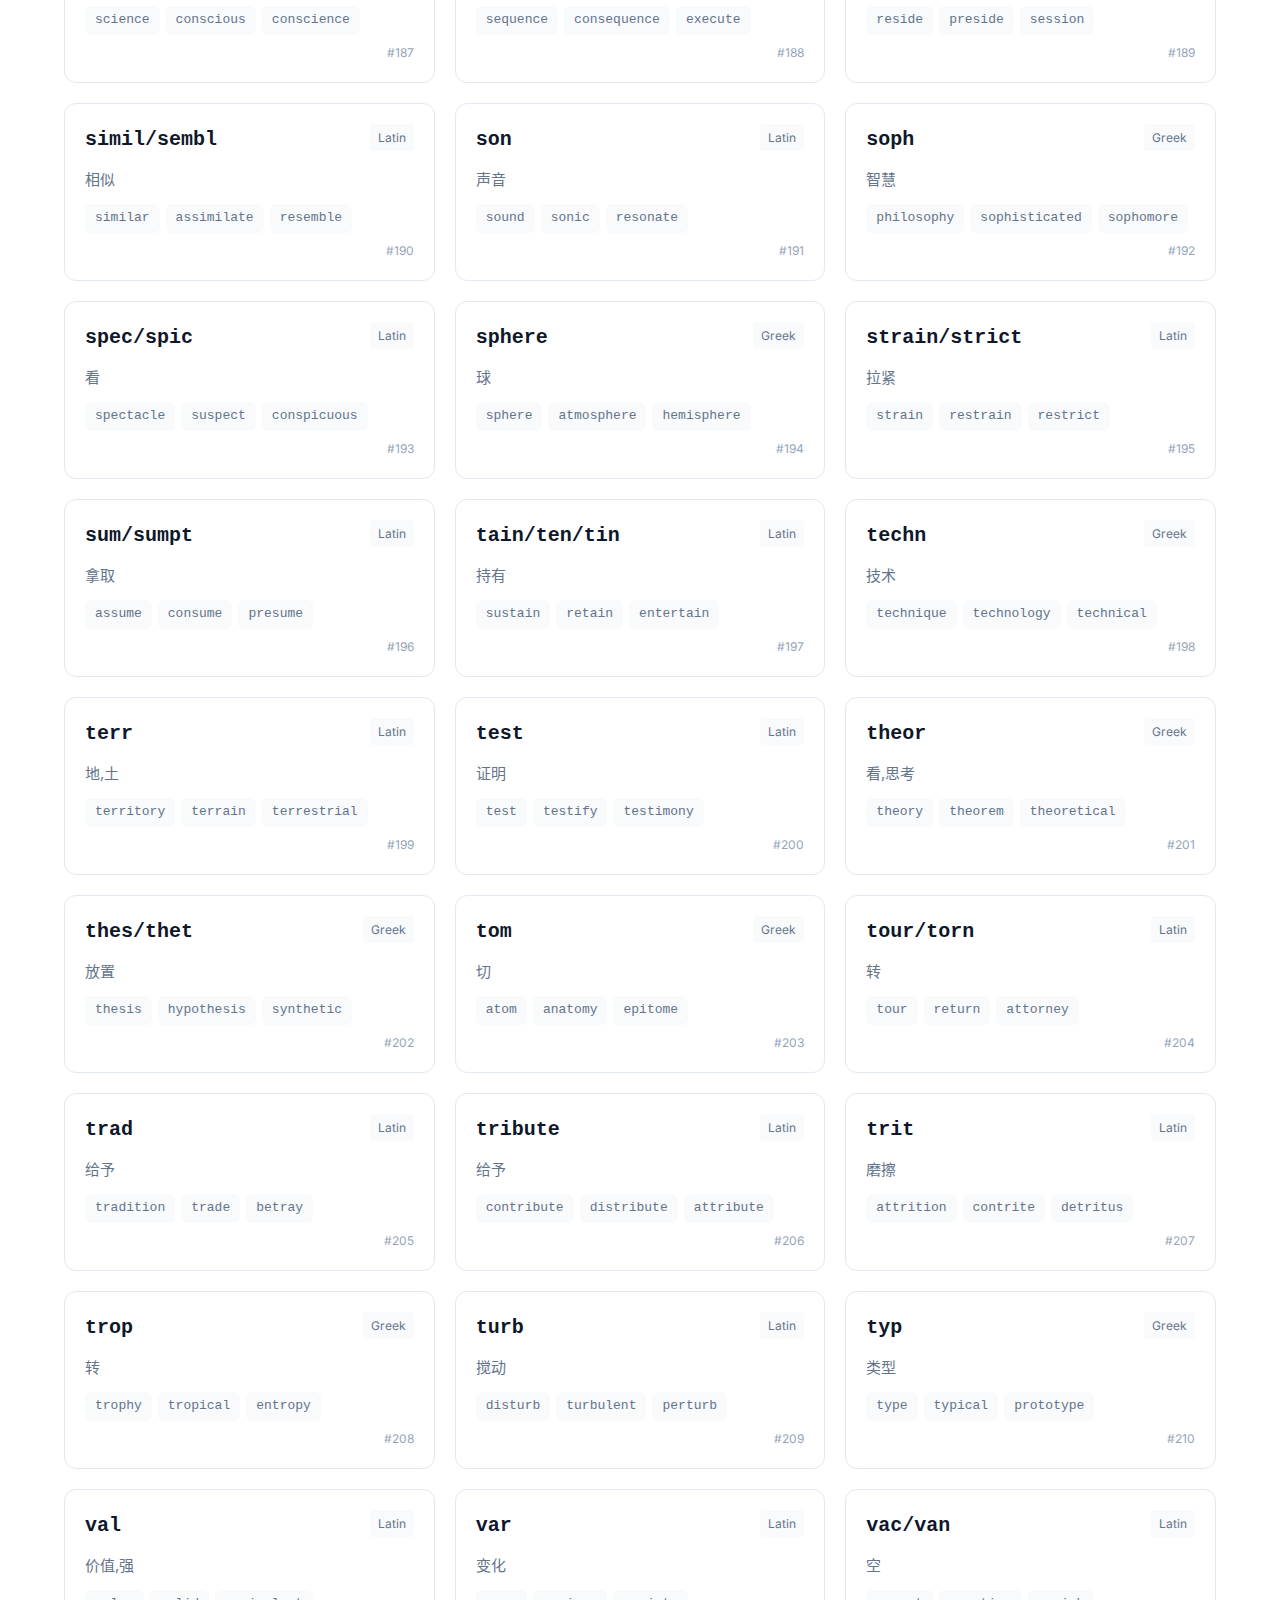
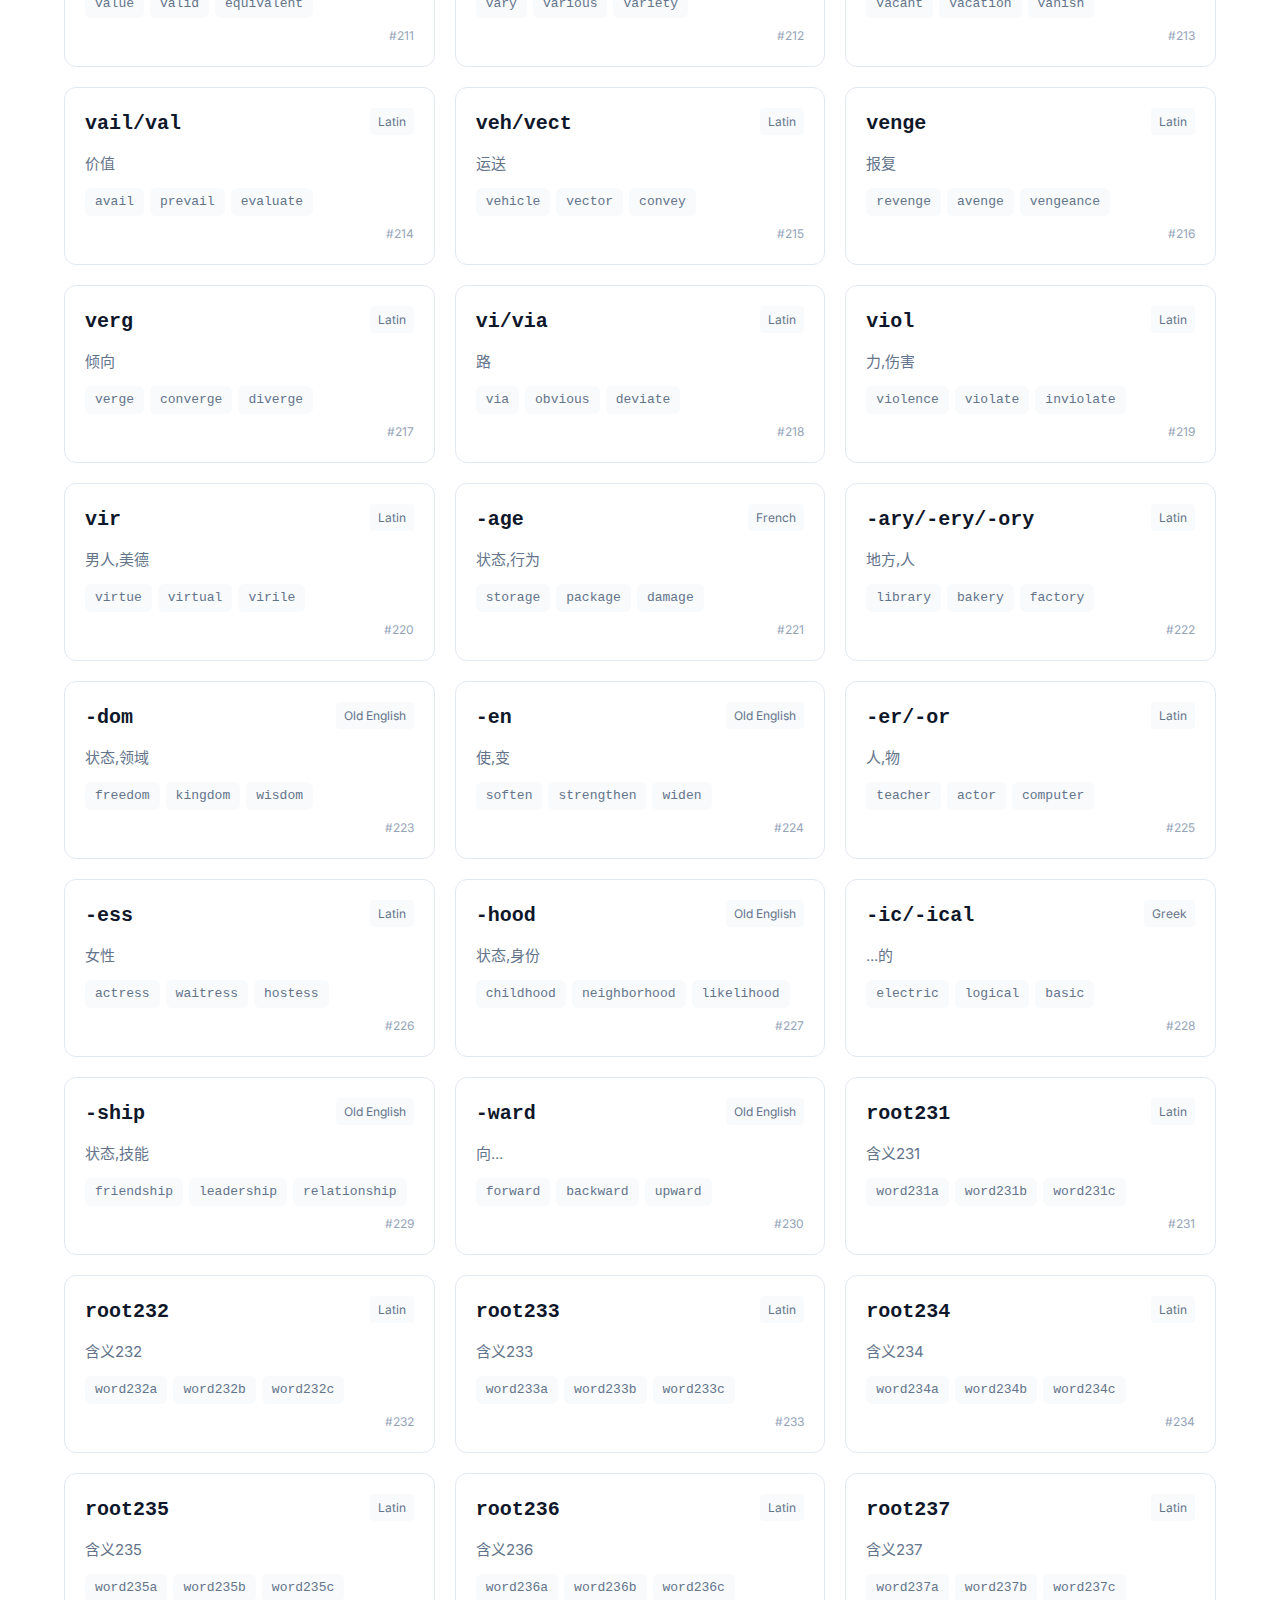
<file: word-root-workshop-main/roots.html>
<!DOCTYPE html>
<html lang="zh-CN">
<head>
  <meta charset="UTF-8">
  <meta name="viewport" content="width=device-width, initial-scale=1.0">
  <title>词根索引 - 词根词缀记忆工坊</title>

  <link rel="preconnect" href="https://fonts.googleapis.com">
  <link rel="preconnect" href="https://fonts.gstatic.com" crossorigin>
  <link href="https://fonts.googleapis.com/css2?family=Inter:wght@300;400;500;600;700&display=swap" rel="stylesheet">

  <link rel="stylesheet" href="css/minimal.css">

  <style>
    /* 筛选器样式 */
    .filter-bar {
      position: sticky;
      top: 60px;
      z-index: 10;
      background: white;
      border-bottom: 1px solid var(--color-border);
      padding: 16px 0;
      margin-bottom: 32px;
    }

    .filter-container {
      max-width: 1200px;
      margin: 0 auto;
      padding: 0 24px;
      display: flex;
      gap: 16px;
      align-items: center;
      justify-content: space-between;
    }

    .search-box {
      flex: 0 0 auto;
      width: 280px;
      position: relative;
    }

    .search-box input {
      width: 100%;
      padding: 10px 16px 10px 40px;
      border: 1px solid var(--color-border);
      border-radius: 8px;
      font-size: 0.9375rem;
      transition: all 200ms ease;
    }

    .search-box input:focus {
      outline: none;
      border-color: var(--color-accent);
      box-shadow: 0 0 0 3px rgba(251, 191, 36, 0.1);
    }

    .search-icon {
      position: absolute;
      left: 12px;
      top: 50%;
      transform: translateY(-50%);
      color: var(--color-text-secondary);
      width: 20px;
      height: 20px;
    }

    .filter-tabs {
      display: flex;
      gap: 8px;
      background: var(--color-bg-secondary);
      padding: 4px;
      border-radius: 8px;
    }

    .filter-tab {
      padding: 8px 16px;
      border: none;
      background: transparent;
      border-radius: 6px;
      font-size: 0.875rem;
      font-weight: 500;
      color: var(--color-text-secondary);
      cursor: pointer;
      transition: all 200ms ease;
    }

    .filter-tab:hover {
      background: white;
      color: var(--color-text);
    }

    .filter-tab.active {
      background: white;
      color: var(--color-text);
      box-shadow: 0 1px 3px rgba(0, 0, 0, 0.1);
    }

    .stats-bar {
      font-size: 0.875rem;
      color: var(--color-text-secondary);
      white-space: nowrap;
    }

    /* 词根卡片网格 */
    .roots-grid {
      max-width: 1200px;
      margin: 0 auto;
      padding: 32px 24px 96px;
      display: grid;
      grid-template-columns: repeat(auto-fill, minmax(280px, 1fr));
      gap: 20px;
    }

    .root-card {
      background: white;
      border: 1px solid var(--color-border);
      border-radius: 12px;
      padding: 20px;
      cursor: pointer;
      transition: all 200ms ease;
    }

    .root-card:hover {
      border-color: var(--color-accent);
      box-shadow: 0 4px 12px rgba(0, 0, 0, 0.08);
      transform: translateY(-2px);
    }

    .root-header {
      display: flex;
      justify-content: space-between;
      align-items: flex-start;
      margin-bottom: 12px;
    }

    .root-name {
      font-size: 1.25rem;
      font-weight: 600;
      color: var(--color-text);
      font-family: 'Courier New', monospace;
    }

    .root-origin {
      font-size: 0.75rem;
      color: var(--color-text-secondary);
      background: var(--color-bg-secondary);
      padding: 4px 8px;
      border-radius: 4px;
    }

    .root-meaning {
      font-size: 0.9375rem;
      color: var(--color-text-secondary);
      margin-bottom: 12px;
    }

    .root-examples {
      display: flex;
      flex-wrap: wrap;
      gap: 6px;
    }

    .example-tag {
      font-size: 0.8125rem;
      color: var(--color-text-secondary);
      background: var(--color-bg-secondary);
      padding: 4px 10px;
      border-radius: 6px;
      font-family: 'Courier New', monospace;
    }

    .root-id {
      font-size: 0.75rem;
      color: var(--color-text-tertiary);
      margin-top: 8px;
      text-align: right;
    }

    /* 空状态 */
    .empty-state {
      max-width: 600px;
      margin: 96px auto;
      text-align: center;
      color: var(--color-text-secondary);
    }

    .empty-state h3 {
      font-size: 1.5rem;
      font-weight: 600;
      color: var(--color-text);
      margin-bottom: 12px;
    }

    /* 响应式 */
    @media (max-width: 768px) {
      .filter-container {
        flex-direction: column;
        align-items: stretch;
      }

      .search-box {
        order: 1;
      }

      .filter-tabs {
        order: 2;
      }

      .stats-bar {
        order: 3;
        text-align: center;
      }

      .roots-grid {
        grid-template-columns: 1fr;
      }
    }
  </style>
</head>
<body>

  <!-- 导航 -->
  <nav class="nav">
    <div class="nav-container">
      <a href="index.html" class="nav-logo">
        <svg width="20" height="20" viewBox="0 0 24 24" fill="none" stroke="currentColor" stroke-width="2.5" stroke-linecap="round" stroke-linejoin="round">
          <path d="M4 19.5A2.5 2.5 0 0 1 6.5 17H20"></path>
          <path d="M6.5 2H20v20H6.5A2.5 2.5 0 0 1 4 19.5v-15A2.5 2.5 0 0 1 6.5 2z"></path>
        </svg>
        词根词缀记忆工坊
      </a>
      <div class="nav-links">
        <a href="learn.html" class="nav-link">学习</a>
        <a href="flashcard.html" class="nav-link">闪卡</a>
        <a href="roots.html" class="nav-link active">索引</a>
        <a href="progress.html" class="nav-link">进度</a>
      </div>
    </div>
  </nav>

  <!-- 主内容区 -->
  <main style="padding-top: 80px;">
    <!-- 筛选栏 -->
    <div class="filter-bar">
      <div class="filter-container">
        <!-- 搜索框 -->
        <div class="search-box">
          <svg class="search-icon" viewBox="0 0 24 24" fill="none" stroke="currentColor" stroke-width="2" stroke-linecap="round" stroke-linejoin="round">
            <circle cx="11" cy="11" r="8"></circle>
            <path d="m21 21-4.35-4.35"></path>
          </svg>
          <input type="text" id="searchInput" placeholder="搜索..." />
        </div>

        <!-- 分类筛选 -->
        <div class="filter-tabs">
          <button class="filter-tab active" data-filter="all">全部</button>
          <button class="filter-tab" data-filter="prefix">前缀</button>
          <button class="filter-tab" data-filter="root">词根</button>
          <button class="filter-tab" data-filter="suffix">后缀</button>
        </div>

        <!-- 统计 -->
        <div class="stats-bar">
          显示 <span id="displayCount">300</span> / 300
        </div>
      </div>
    </div>

    <!-- 词根卡片网格 -->
    <div class="roots-grid" id="rootsGrid">
      <!-- 动态生成 -->
    </div>

    <!-- 空状态 -->
    <div class="empty-state" id="emptyState" style="display: none;">
      <h3>未找到匹配的词根</h3>
      <p>试试搜索其他关键词或切换分类</p>
    </div>
  </main>

  <script src="js/storage.js"></script>
  <script src="js/wordData.js"></script>
  <script>
    // 词根索引页面逻辑
    let filteredRoots = [...WordRoots];
    let currentFilter = 'all';

    document.addEventListener('DOMContentLoaded', () => {
      renderRoots(filteredRoots);
      updateStats();
      setupSearch();
      setupFilter();
    });

    function renderRoots(roots) {
      const container = document.getElementById('rootsGrid');
      const emptyState = document.getElementById('emptyState');
      const progress = StorageManager.getProgress();
      const masteredIds = new Set(progress.masteredRoots);

      if (roots.length === 0) {
        container.style.display = 'none';
        emptyState.style.display = 'block';
        return;
      }

      container.style.display = 'grid';
      emptyState.style.display = 'none';

      container.innerHTML = roots.map(root => {
        const isMastered = masteredIds.has(root.id);
        const masteredBadge = isMastered ? '<span style="position: absolute; top: 12px; right: 12px; background: var(--color-accent); color: var(--color-text); padding: 4px 8px; border-radius: 4px; font-size: 0.75rem; font-weight: 600;">✓</span>' : '';

        const exampleWords = root.examples.slice(0, 3).map(ex => ex.word).join(', ');

        return `
          <a href="root-detail.html?id=${root.id}" class="root-card" style="position: relative; display: block; text-decoration: none; color: inherit;">
            ${masteredBadge}
            <div class="root-header">
              <div class="root-name">${root.root}</div>
              <div class="root-origin">${root.origin}</div>
            </div>
            <div class="root-meaning">${root.meaning}</div>
            <div class="root-examples">
              ${root.examples.slice(0, 3).map(ex => `<span class="example-tag">${ex.word}</span>`).join('')}
            </div>
            <div class="root-id">#${root.id}</div>
          </a>
        `;
      }).join('');
    }

    function updateStats() {
      const displayCount = document.getElementById('displayCount');
      if (displayCount) {
        displayCount.textContent = filteredRoots.length;
      }
    }

    function setupSearch() {
      const searchInput = document.getElementById('searchInput');
      if (!searchInput) return;

      searchInput.addEventListener('input', (e) => {
        const keyword = e.target.value.toLowerCase().trim();
        applyFilters(keyword, currentFilter);
      });
    }

    function setupFilter() {
      const filterButtons = document.querySelectorAll('.filter-tab');
      filterButtons.forEach(btn => {
        btn.addEventListener('click', function() {
          // 更新按钮状态
          filterButtons.forEach(b => b.classList.remove('active'));
          this.classList.add('active');

          // 应用筛选
          currentFilter = this.dataset.filter;
          const keyword = document.getElementById('searchInput')?.value.toLowerCase().trim() || '';
          applyFilters(keyword, currentFilter);
        });
      });
    }

    function applyFilters(keyword = '', filterType = 'all') {
      let results = [...WordRoots];

      // 分类筛选（这里简化处理，实际可以根据 origin 或其他字段筛选）
      // 由于数据中没有明确的 prefix/root/suffix 字段，这里按 origin 筛选
      if (filterType !== 'all') {
        // 可以根据实际需要调整筛选逻辑
        // 暂时保留所有数据
      }

      // 关键词搜索
      if (keyword) {
        results = results.filter(root => {
          return root.root.toLowerCase().includes(keyword) ||
                 root.meaning.toLowerCase().includes(keyword) ||
                 root.description.toLowerCase().includes(keyword) ||
                 root.origin.toLowerCase().includes(keyword) ||
                 root.examples.some(ex =>
                   ex.word.toLowerCase().includes(keyword) ||
                   ex.meaning.toLowerCase().includes(keyword)
                 );
        });
      }

      filteredRoots = results;
      renderRoots(filteredRoots);
      updateStats();
    }
  </script>

</body>
</html>
</file>
<file: word-root-workshop-main/css/minimal.css>
/*
 * 词根词缀记忆工坊 - 极简主义设计
 * 原则：Less is More
 * 设计师：偏执的完美主义者
 */

/* ===== 重置与基础 ===== */

* {
  margin: 0;
  padding: 0;
  box-sizing: border-box;
}

:root {
  /* 颜色系统（极简） */
  --color-text: #0F172A;
  --color-text-secondary: #64748B;
  --color-text-tertiary: #94A3B8;
  --color-accent: #FBBF24;
  --color-accent-dark: #F59E0B;
  --color-border: #E2E8F0;
  --color-bg: #FFFFFF;
  --color-bg-secondary: #F8FAFC;
  --color-bg-hover: #F8FAFC;

  /* 间距系统（8px网格） */
  --space-xs: 4px;
  --space-sm: 8px;
  --space-md: 16px;
  --space-lg: 24px;
  --space-xl: 32px;
  --space-2xl: 48px;
  --space-3xl: 64px;
  --space-4xl: 96px;

  /* 字体系统 */
  --font-family: 'Inter', -apple-system, BlinkMacSystemFont, 'Segoe UI', sans-serif;

  /* 阴影系统（极浅） */
  --shadow-sm: 0 1px 2px 0 rgba(0, 0, 0, 0.02);
  --shadow-md: 0 2px 8px 0 rgba(0, 0, 0, 0.04);
  --shadow-lg: 0 4px 16px 0 rgba(0, 0, 0, 0.06);

  /* 圆角（统一） */
  --radius: 8px;
  --radius-lg: 12px;

  /* 过渡 */
  --transition: 200ms cubic-bezier(0.4, 0, 0.2, 1);
}

html {
  font-size: 16px;
  -webkit-font-smoothing: antialiased;
  -moz-osx-font-smoothing: grayscale;
}

body {
  font-family: var(--font-family);
  font-size: 1rem;
  line-height: 1.6;
  color: var(--color-text);
  background: var(--color-bg);
}

/* ===== 排版系统 ===== */

h1, h2, h3, h4, h5, h6 {
  font-family: var(--font-family);
  font-weight: 700;
  line-height: 1.2;
  letter-spacing: -0.02em;
}

h1 {
  font-size: 3rem;
  font-weight: 700;
}

h2 {
  font-size: 2rem;
  font-weight: 600;
}

h3 {
  font-size: 1.5rem;
  font-weight: 600;
}

p {
  margin-bottom: var(--space-md);
}

/* ===== 布局容器 ===== */

.container {
  max-width: 800px;
  margin: 0 auto;
  padding: 0 var(--space-lg);
}

.container-wide {
  max-width: 1200px;
  margin: 0 auto;
  padding: 0 var(--space-lg);
}

/* ===== 按钮系统 ===== */

.btn {
  display: inline-flex;
  align-items: center;
  justify-content: center;
  gap: var(--space-sm);
  padding: 14px 32px;
  font-size: 1rem;
  font-weight: 600;
  line-height: 1.5;
  text-decoration: none;
  color: var(--color-text);
  background: var(--color-bg);
  border: 2px solid var(--color-border);
  border-radius: var(--radius);
  cursor: pointer;
  transition: all var(--transition);
  min-height: 48px;
  white-space: nowrap;
}

.btn:hover {
  background: var(--color-bg-hover);
  border-color: var(--color-text);
  transform: translateY(-1px);
  box-shadow: var(--shadow-md);
}

.btn:active {
  transform: translateY(0);
  box-shadow: var(--shadow-sm);
}

.btn-primary {
  color: var(--color-text);
  background: var(--color-accent);
  border-color: var(--color-accent);
}

.btn-primary:hover {
  background: var(--color-accent-dark);
  border-color: var(--color-accent-dark);
  color: var(--color-text);
}

.btn-large {
  padding: 18px 48px;
  font-size: 1.125rem;
  font-weight: 600;
  min-height: 56px;
}

.btn-text {
  background: transparent;
  border: none;
  padding: 8px 16px;
  color: var(--color-text-secondary);
}

.btn-text:hover {
  background: transparent;
  color: var(--color-text);
  border: none;
  transform: none;
  box-shadow: none;
}

/* ===== 卡片系统 ===== */

.card {
  background: var(--color-bg);
  border: 1px solid var(--color-border);
  border-radius: var(--radius-lg);
  padding: var(--space-xl);
  transition: all var(--transition);
}

.card:hover {
  box-shadow: var(--shadow-lg);
  border-color: var(--color-text);
}

.card-simple {
  border: none;
  padding: var(--space-lg);
}

/* ===== 导航栏 ===== */

.nav {
  position: fixed;
  top: 0;
  left: 0;
  right: 0;
  z-index: 1000;
  background: rgba(255, 255, 255, 0.98);
  backdrop-filter: blur(10px);
  border-bottom: 1px solid var(--color-border);
}

.nav-container {
  max-width: 1200px;
  margin: 0 auto;
  padding: var(--space-md) var(--space-lg);
  display: flex;
  align-items: center;
  justify-content: space-between;
}

.nav-logo {
  font-size: 1rem;
  font-weight: 600;
  color: var(--color-text);
  text-decoration: none;
  display: flex;
  align-items: center;
  gap: var(--space-sm);
}

.nav-links {
  display: flex;
  align-items: center;
  gap: var(--space-xl);
}

.nav-link {
  font-size: 0.9375rem;
  font-weight: 500;
  color: var(--color-text-secondary);
  text-decoration: none;
  transition: color var(--transition);
}

.nav-link:hover {
  color: var(--color-text);
}

/* ===== Hero Section ===== */

.hero {
  min-height: 100vh;
  display: flex;
  flex-direction: column;
  align-items: center;
  justify-content: center;
  text-align: center;
  padding: var(--space-4xl) var(--space-lg);
}

.hero-title {
  font-size: 4rem;
  font-weight: 700;
  line-height: 1.1;
  letter-spacing: -0.03em;
  margin-bottom: var(--space-lg);
  max-width: 800px;
}

.hero-subtitle {
  font-size: 1.5rem;
  font-weight: 400;
  color: var(--color-text-secondary);
  margin-bottom: var(--space-3xl);
  max-width: 600px;
}

/* ===== 词根拆解演示 ===== */

.demo {
  background: var(--color-bg-hover);
  border: 1px solid var(--color-border);
  border-radius: var(--radius-lg);
  padding: var(--space-2xl);
  margin: var(--space-3xl) 0;
  max-width: 600px;
}

.demo-word {
  font-size: 2.5rem;
  font-weight: 700;
  color: var(--color-text);
  margin-bottom: var(--space-lg);
  display: flex;
  align-items: center;
  justify-content: center;
  gap: var(--space-sm);
}

.demo-breakdown {
  display: flex;
  align-items: center;
  justify-content: center;
  gap: var(--space-md);
  margin-bottom: var(--space-lg);
  flex-wrap: wrap;
}

.demo-part {
  display: inline-flex;
  align-items: center;
  gap: var(--space-xs);
  padding: var(--space-sm) var(--space-md);
  border-radius: var(--radius);
  font-size: 1rem;
  font-weight: 600;
}

.demo-part.prefix {
  background: rgba(239, 68, 68, 0.1);
  color: #EF4444;
  border: 1px solid rgba(239, 68, 68, 0.2);
}

.demo-part.root {
  background: rgba(59, 130, 246, 0.1);
  color: #3B82F6;
  border: 2px solid rgba(59, 130, 246, 0.3);
}

.demo-part.suffix {
  background: rgba(245, 158, 11, 0.1);
  color: #F59E0B;
  border: 1px solid rgba(245, 158, 11, 0.2);
}

.demo-meaning {
  font-size: 1.125rem;
  color: var(--color-text-secondary);
  font-weight: 500;
}

.demo-arrow {
  color: var(--color-text-secondary);
  font-weight: 400;
}

/* ===== 进度指示器 ===== */

.progress {
  margin: var(--space-2xl) 0;
}

.progress-bar {
  width: 100%;
  height: 4px;
  background: var(--color-border);
  border-radius: 2px;
  overflow: hidden;
}

.progress-fill {
  height: 100%;
  background: var(--color-accent);
  transition: width 400ms cubic-bezier(0.4, 0, 0.2, 1);
}

.progress-text {
  font-size: 0.875rem;
  color: var(--color-text-secondary);
  margin-top: var(--space-sm);
  text-align: right;
}

/* ===== 选项按钮（测试题） ===== */

.option {
  width: 100%;
  text-align: left;
  padding: var(--space-lg);
  margin-bottom: var(--space-md);
  background: var(--color-bg);
  border: 2px solid var(--color-border);
  border-radius: var(--radius);
  font-size: 1rem;
  font-weight: 500;
  color: var(--color-text);
  cursor: pointer;
  transition: all var(--transition);
}

.option:hover:not(:disabled) {
  border-color: var(--color-text);
  background: var(--color-bg-hover);
}

.option:disabled {
  cursor: not-allowed;
  opacity: 0.6;
}

.option.correct {
  background: var(--color-accent);
  border-color: var(--color-accent);
  color: var(--color-text);
}

.option.wrong {
  background: #FEE2E2;
  border-color: #EF4444;
  color: #DC2626;
}

/* ===== 反馈消息 ===== */

.feedback {
  padding: var(--space-lg);
  border-radius: var(--radius);
  margin: var(--space-lg) 0;
  font-weight: 500;
}

.feedback.success {
  background: rgba(251, 191, 36, 0.1);
  color: var(--color-text);
  border: 1px solid var(--color-accent);
}

.feedback.error {
  background: #FEE2E2;
  color: #DC2626;
  border: 1px solid #EF4444;
}

/* ===== 统计卡片 ===== */

.stat-grid {
  display: grid;
  grid-template-columns: repeat(auto-fit, minmax(200px, 1fr));
  gap: var(--space-lg);
  margin: var(--space-3xl) 0;
}

.stat-card {
  text-align: center;
  padding: var(--space-2xl);
  border: 1px solid var(--color-border);
  border-radius: var(--radius-lg);
}

.stat-value {
  font-size: 3rem;
  font-weight: 700;
  color: var(--color-text);
  margin-bottom: var(--space-sm);
}

.stat-label {
  font-size: 0.9375rem;
  color: var(--color-text-secondary);
  font-weight: 500;
}

/* ===== Footer ===== */

.footer {
  border-top: 1px solid var(--color-border);
  padding: var(--space-3xl) var(--space-lg);
  text-align: center;
  color: var(--color-text-secondary);
  font-size: 0.875rem;
}

.footer-links {
  display: flex;
  justify-content: center;
  gap: var(--space-xl);
  margin-top: var(--space-lg);
}

.footer-link {
  color: var(--color-text-secondary);
  text-decoration: none;
  transition: color var(--transition);
}

.footer-link:hover {
  color: var(--color-text);
}

/* ===== 工具类 ===== */

.text-center {
  text-align: center;
}

.text-secondary {
  color: var(--color-text-secondary);
}

.mb-sm { margin-bottom: var(--space-sm); }
.mb-md { margin-bottom: var(--space-md); }
.mb-lg { margin-bottom: var(--space-lg); }
.mb-xl { margin-bottom: var(--space-xl); }
.mb-2xl { margin-bottom: var(--space-2xl); }

.mt-sm { margin-top: var(--space-sm); }
.mt-md { margin-top: var(--space-md); }
.mt-lg { margin-top: var(--space-lg); }
.mt-xl { margin-top: var(--space-xl); }
.mt-2xl { margin-top: var(--space-2xl); }

/* ===== 响应式 ===== */

@media (max-width: 768px) {
  .hero-title {
    font-size: 2.5rem;
  }

  .hero-subtitle {
    font-size: 1.125rem;
  }

  .demo-word {
    font-size: 1.75rem;
  }

  .nav-links {
    gap: var(--space-md);
  }

  .stat-value {
    font-size: 2rem;
  }
}

/* ===== 无障碍 ===== */

@media (prefers-reduced-motion: reduce) {
  *,
  *::before,
  *::after {
    animation-duration: 0.01ms !important;
    animation-iteration-count: 1 !important;
    transition-duration: 0.01ms !important;
  }
}

/* ===== 焦点样式 ===== */

:focus-visible {
  outline: 2px solid var(--color-accent);
  outline-offset: 2px;
}

/* ===== 选择样式 ===== */

::selection {
  background: var(--color-accent);
  color: var(--color-text);
}
</file>
